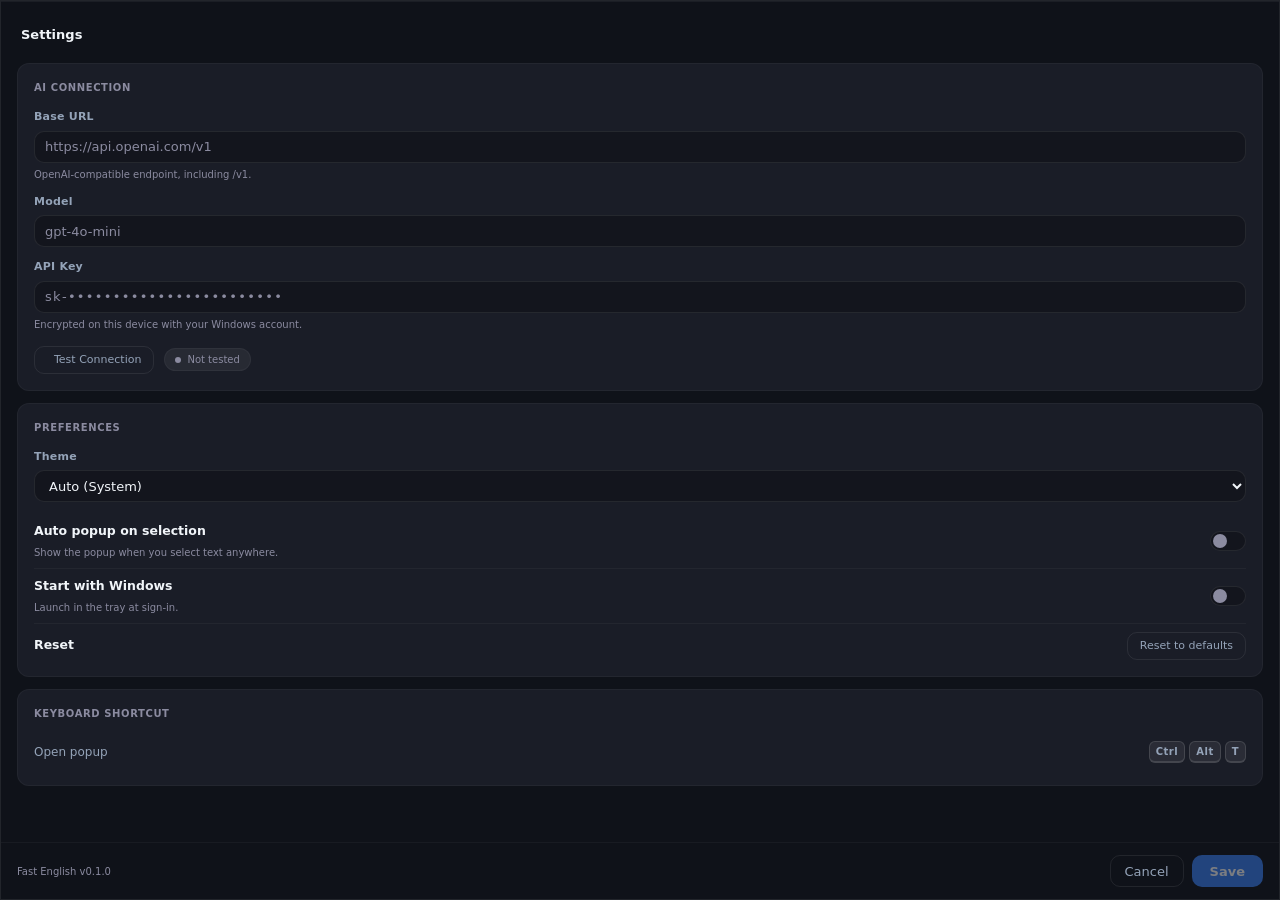
<file: assets/popup/settings.html>
<!DOCTYPE html>
<html lang="en" data-theme="auto">
<head>
  <meta charset="UTF-8">
  <meta name="viewport" content="width=device-width, initial-scale=1.0">
  <title>Fast English — Settings</title>
  <link rel="stylesheet" href="tokens.css">
  <link rel="stylesheet" href="base.css">
  <link rel="stylesheet" href="components.css">
  <link rel="stylesheet" href="settings.css">
</head>
<body>

<div id="settings-root">
  <div class="settings-container">

    <!-- Header -->
    <div class="settings-header">
      <span class="settings-title">Settings</span>
      <span class="dirty-dot" id="dirty-indicator" title="Unsaved changes"></span>
      <span class="settings-header__spacer"></span>
      <button class="btn btn--icon" id="settings-close" aria-label="Close">
        <span data-icon-name="close" data-icon-size="14" data-icon-stroke="2.5"></span>
      </button>
    </div>

    <!-- Scrollable Body -->
    <div class="settings-body">

      <!-- AI Connection -->
      <div class="settings-section">
        <div class="section-title">AI Connection</div>

        <div class="field">
          <label class="field-label" for="input-base-url">Base URL</label>
          <input
            class="field-input"
            id="input-base-url"
            type="url"
            placeholder="https://api.openai.com/v1"
            autocomplete="off"
            spellcheck="false"
          />
          <div class="field-help">OpenAI-compatible endpoint, including /v1.</div>
        </div>

        <div class="field">
          <label class="field-label" for="input-model">Model</label>
          <input
            class="field-input"
            id="input-model"
            type="text"
            placeholder="gpt-4o-mini"
            autocomplete="off"
            spellcheck="false"
          />
        </div>

        <div class="field">
          <label class="field-label" for="input-api-key">API Key</label>
          <input
            class="field-input"
            id="input-api-key"
            type="password"
            placeholder="sk-&#x2022;&#x2022;&#x2022;&#x2022;&#x2022;&#x2022;&#x2022;&#x2022;&#x2022;&#x2022;&#x2022;&#x2022;&#x2022;&#x2022;&#x2022;&#x2022;&#x2022;&#x2022;&#x2022;&#x2022;&#x2022;&#x2022;&#x2022;&#x2022;"
            autocomplete="new-password"
            spellcheck="false"
          />
          <div class="field-help">Encrypted on this device with your Windows account.</div>
        </div>

        <div class="test-row">
          <button class="btn btn--ghost btn--sm" id="btn-test-connection">
            <span data-icon-name="plug" data-icon-size="13"></span>Test Connection
          </button>
          <div class="status-badge status-badge--idle" id="test-status-badge" role="status" aria-live="polite">
            <div class="status-dot status-dot--sm"></div>
            <span id="test-status-text">Not tested</span>
          </div>
        </div>
      </div>

      <!-- Preferences -->
      <div class="settings-section">
        <div class="section-title">Preferences</div>

        <div class="field">
          <label class="field-label" for="input-theme">Theme</label>
          <select class="field-input" id="input-theme" aria-label="Theme preference">
            <option value="auto">Auto (System)</option>
            <option value="dark">Dark</option>
            <option value="light">Light</option>
          </select>
        </div>

        <div class="preference-row">
          <div class="preference-label">
            <span class="preference-name">Auto popup on selection</span>
            <span class="preference-hint">Show the popup when you select text anywhere.</span>
          </div>
          <label class="toggle-switch">
            <input type="checkbox" id="toggle-auto-popup">
            <span class="toggle-slider"></span>
          </label>
        </div>

        <div class="preference-row">
          <div class="preference-label">
            <span class="preference-name">Start with Windows</span>
            <span class="preference-hint">Launch in the tray at sign-in.</span>
          </div>
          <label class="toggle-switch">
            <input type="checkbox" id="toggle-auto-start">
            <span class="toggle-slider"></span>
          </label>
        </div>

        <div class="preference-row">
          <span class="preference-name">Reset</span>
          <span id="reset-area"></span>
        </div>
      </div>

      <!-- Hotkey -->
      <div class="settings-section">
        <div class="section-title">Keyboard Shortcut</div>
        <div class="hotkey-row">
          <span class="hotkey-label">Open popup</span>
          <div class="hotkey-keys">
            <span class="kbd">Ctrl</span>
            <span class="kbd">Alt</span>
            <span class="kbd">T</span>
          </div>
        </div>
      </div>

    </div><!-- /.settings-body -->

    <div class="settings-footer">
      <span class="settings-version" id="version-label">Fast English v0.1.0</span>
      <span class="save-feedback" id="save-feedback" aria-live="polite"></span>
      <span class="settings-footer__spacer"></span>
      <button class="btn btn--ghost" id="btn-cancel-settings">Cancel</button>
      <button class="btn btn--primary" id="btn-save" disabled>Save</button>
    </div>

  </div><!-- /.settings-container -->
</div><!-- /#settings-root -->

<script src="settings.js"></script>
</body>
</html>
</file>
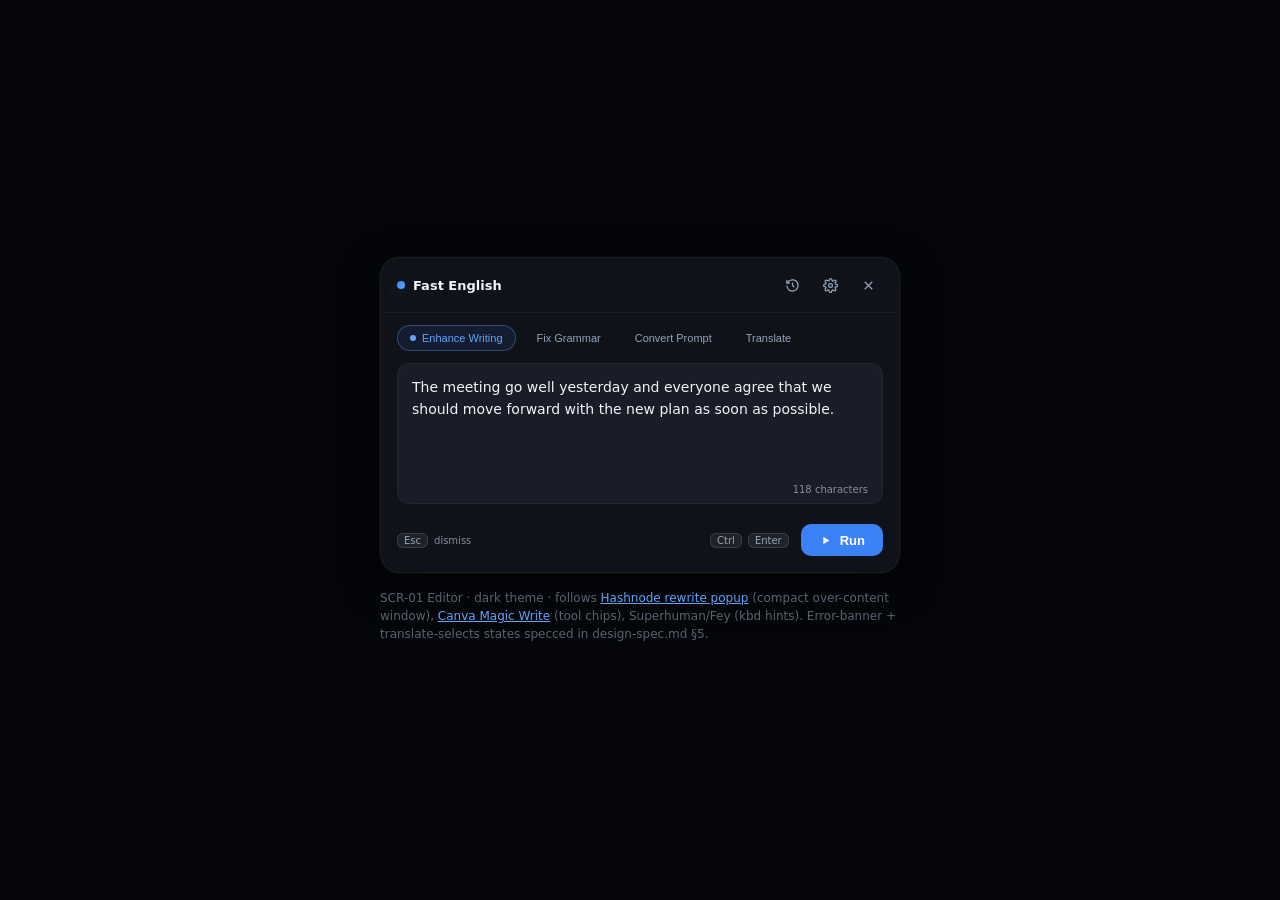
<file: docs/design/ui-restyle/mockups/scr-01-editor.html>
<!doctype html>
<html lang="en">
<head>
<meta charset="utf-8">
<meta name="viewport" content="width=device-width, initial-scale=1">
<meta name="color-scheme" content="dark">
<meta name="theme-color" content="#05060a">
<title>SCR-01 Editor — ui-restyle mockup</title>
<link rel="stylesheet" href="../tokens.css">
<style>
  /* Mockup-only scaffolding. Follows: Hashnode rewrite popup (layout shape),
     Canva Magic Write (tool chips), Superhuman/Fey (kbd chips). */
  * { box-sizing: border-box; margin: 0; }
  body {
    background: #05060a; min-height: 100vh; display: grid; place-items: center;
    font-family: var(--font-family); padding: 40px;
  }
  .popup {
    width: 520px; background: var(--color-surface-base);
    border-radius: 20px; box-shadow: var(--shadow-popup);
    border: 1px solid var(--color-border-subtle);
    overflow: hidden; color: var(--color-text-primary);
  }
  /* Header — drag region */
  .hdr {
    display: flex; align-items: center; gap: var(--spacing-sm);
    padding: var(--spacing-md) var(--spacing-lg);
    border-bottom: 1px solid var(--color-border-subtle);
  }
  .hdr .brand { display: flex; align-items: center; gap: 8px; font-size: var(--font-size-base); font-weight: var(--font-weight-semibold); }
  .brand-dot { width: 8px; height: 8px; border-radius: 50%; background: var(--color-primary-gradient); box-shadow: var(--shadow-glow); }
  .hdr .spacer { flex: 1; }
  .icon-btn {
    width: 30px; height: 30px; display: grid; place-items: center;
    background: transparent; border: none; border-radius: var(--radius-sm);
    color: var(--color-text-secondary); cursor: pointer;
    transition: background var(--transition-fast), color var(--transition-fast);
  }
  .icon-btn:hover { background: var(--color-surface-hover); color: var(--color-text-primary); }
  .icon-btn:focus-visible { outline: none; box-shadow: var(--focus-ring); }
  .icon-btn svg { width: 15px; height: 15px; }

  /* Tool pills */
  .tools { display: flex; gap: var(--spacing-sm); padding: var(--spacing-md) var(--spacing-lg) 0; }
  .pill {
    display: inline-flex; align-items: center; gap: 6px;
    padding: 6px 12px; border-radius: var(--radius-full);
    font-size: var(--font-size-sm); font-weight: var(--font-weight-medium);
    background: transparent; border: 1px solid transparent;
    color: var(--color-text-secondary); cursor: pointer;
    transition: background var(--transition-fast), color var(--transition-fast), border-color var(--transition-fast), box-shadow var(--transition-fast);
  }
  .pill:hover { background: var(--color-surface-hover); color: var(--color-text-primary); }
  .pill:focus-visible { outline: none; box-shadow: var(--focus-ring); }
  .pill.sel-blue   { background: var(--color-tool-blue-bg);   color: var(--color-tool-blue-fg);   border-color: rgba(96,165,250,.35); }
  .pill .dot { width: 6px; height: 6px; border-radius: 50%; background: currentColor; }

  /* Editor card */
  .card {
    margin: var(--spacing-md) var(--spacing-lg);
    background: var(--color-surface-card); border: 1px solid var(--color-border-subtle);
    border-radius: var(--radius-lg);
  }
  textarea {
    width: 100%; min-height: 120px; resize: none; display: block;
    background: transparent; border: none; outline: none;
    padding: var(--spacing-md) 14px;
    color: var(--color-text-primary); font-family: var(--font-family);
    font-size: var(--font-size-md); line-height: var(--line-height-relaxed);
  }
  textarea::placeholder { color: var(--color-text-muted); }
  .card:focus-within { border-color: var(--color-border-focus); }
  .card-meta {
    display: flex; justify-content: flex-end;
    padding: 0 14px 8px; font-size: var(--font-size-xs); color: var(--color-text-muted);
  }

  /* Footer */
  .ftr {
    display: flex; align-items: center; gap: var(--spacing-md);
    padding: var(--spacing-sm) var(--spacing-lg) var(--spacing-lg);
  }
  .hint { display: inline-flex; align-items: center; gap: 6px; font-size: var(--font-size-xs); color: var(--color-text-muted); }
  kbd {
    font-family: var(--font-family); font-size: var(--font-size-xs);
    background: var(--color-kbd-bg); border: 1px solid var(--color-kbd-border);
    color: var(--color-kbd-fg); border-radius: var(--radius-sm); padding: 1px 6px;
  }
  .ftr .spacer { flex: 1; }
  .btn-primary {
    display: inline-flex; align-items: center; gap: 8px;
    min-height: 32px; padding: 0 18px;
    background: var(--color-primary-default); color: var(--color-text-on-primary);
    border: none; border-radius: var(--radius-md);
    font-size: var(--font-size-base); font-weight: var(--font-weight-semibold);
    cursor: pointer; transition: background var(--transition-fast), box-shadow var(--transition-fast);
  }
  .btn-primary:hover { background: var(--color-primary-hover); box-shadow: var(--shadow-glow); }
  .btn-primary:active { background: var(--color-primary-active); }
  .btn-primary:focus-visible { outline: none; box-shadow: var(--focus-ring); }
  .btn-primary svg { width: 13px; height: 13px; }

  .caption { max-width: 520px; margin-top: 16px; font-size: 12px; color: #5b6270; line-height: 1.5; }
  .caption a { color: #60A5FA; }
</style>
</head>
<body>
<div>
  <div class="popup" role="dialog" aria-label="Fast English">
    <div class="hdr">
      <span class="brand"><span class="brand-dot"></span>Fast English</span>
      <span class="spacer"></span>
      <button class="icon-btn" aria-label="History"><svg aria-hidden="true" viewBox="0 0 24 24" fill="none" stroke="currentColor" stroke-width="2"><path d="M3 12a9 9 0 1 0 3-6.7L3 8"/><path d="M3 3v5h5"/><path d="M12 7v5l3 3"/></svg></button>
      <button class="icon-btn" aria-label="Settings"><svg aria-hidden="true" viewBox="0 0 24 24" fill="none" stroke="currentColor" stroke-width="2"><circle cx="12" cy="12" r="3"/><path d="M19.4 15a1.7 1.7 0 0 0 .3 1.9l.1.1a2 2 0 1 1-2.8 2.8l-.1-.1a1.7 1.7 0 0 0-1.9-.3 1.7 1.7 0 0 0-1 1.5V21a2 2 0 1 1-4 0v-.2a1.7 1.7 0 0 0-1-1.5 1.7 1.7 0 0 0-1.9.3l-.1.1a2 2 0 1 1-2.8-2.8l.1-.1a1.7 1.7 0 0 0 .3-1.9 1.7 1.7 0 0 0-1.5-1H3a2 2 0 1 1 0-4h.2a1.7 1.7 0 0 0 1.5-1 1.7 1.7 0 0 0-.3-1.9l-.1-.1a2 2 0 1 1 2.8-2.8l.1.1a1.7 1.7 0 0 0 1.9.3h.1a1.7 1.7 0 0 0 1-1.5V3a2 2 0 1 1 4 0v.2a1.7 1.7 0 0 0 1 1.5h.1a1.7 1.7 0 0 0 1.9-.3l.1-.1a2 2 0 1 1 2.8 2.8l-.1.1a1.7 1.7 0 0 0-.3 1.9v.1a1.7 1.7 0 0 0 1.5 1h.2a2 2 0 1 1 0 4h-.2a1.7 1.7 0 0 0-1.5 1z"/></svg></button>
      <button class="icon-btn" aria-label="Close"><svg aria-hidden="true" viewBox="0 0 24 24" fill="none" stroke="currentColor" stroke-width="2"><path d="M18 6 6 18M6 6l12 12"/></svg></button>
    </div>

    <div class="tools" role="tablist" aria-label="Writing tools">
      <button class="pill sel-blue" role="tab" aria-selected="true"><span class="dot"></span>Enhance Writing</button>
      <button class="pill" role="tab" aria-selected="false">Fix Grammar</button>
      <button class="pill" role="tab" aria-selected="false">Convert Prompt</button>
      <button class="pill" role="tab" aria-selected="false">Translate</button>
    </div>

    <div class="card">
      <textarea aria-label="Source text">The meeting go well yesterday and everyone agree that we should move forward with the new plan as soon as possible.</textarea>
      <div class="card-meta">118 characters</div>
    </div>

    <div class="ftr">
      <span class="hint"><kbd>Esc</kbd> dismiss</span>
      <span class="spacer"></span>
      <span class="hint"><kbd>Ctrl</kbd><kbd>Enter</kbd></span>
      <button class="btn-primary"><svg aria-hidden="true" viewBox="0 0 24 24" fill="currentColor"><path d="M8 5v14l11-7z"/></svg>Run</button>
    </div>
  </div>

  <p class="caption">SCR-01 Editor · dark theme · follows
    <a href="https://mobbin.com/screens/092a8062-a1d1-47e9-beee-49031a9832d5">Hashnode rewrite popup</a> (compact over-content window),
    <a href="https://mobbin.com/screens/a7faf3e1-c2fc-4eec-b9ee-c2d975375b6c">Canva Magic Write</a> (tool chips),
    Superhuman/Fey (kbd hints). Error-banner + translate-selects states specced in design-spec.md §5.
  </p>
</div>
</body>
</html>
</file>
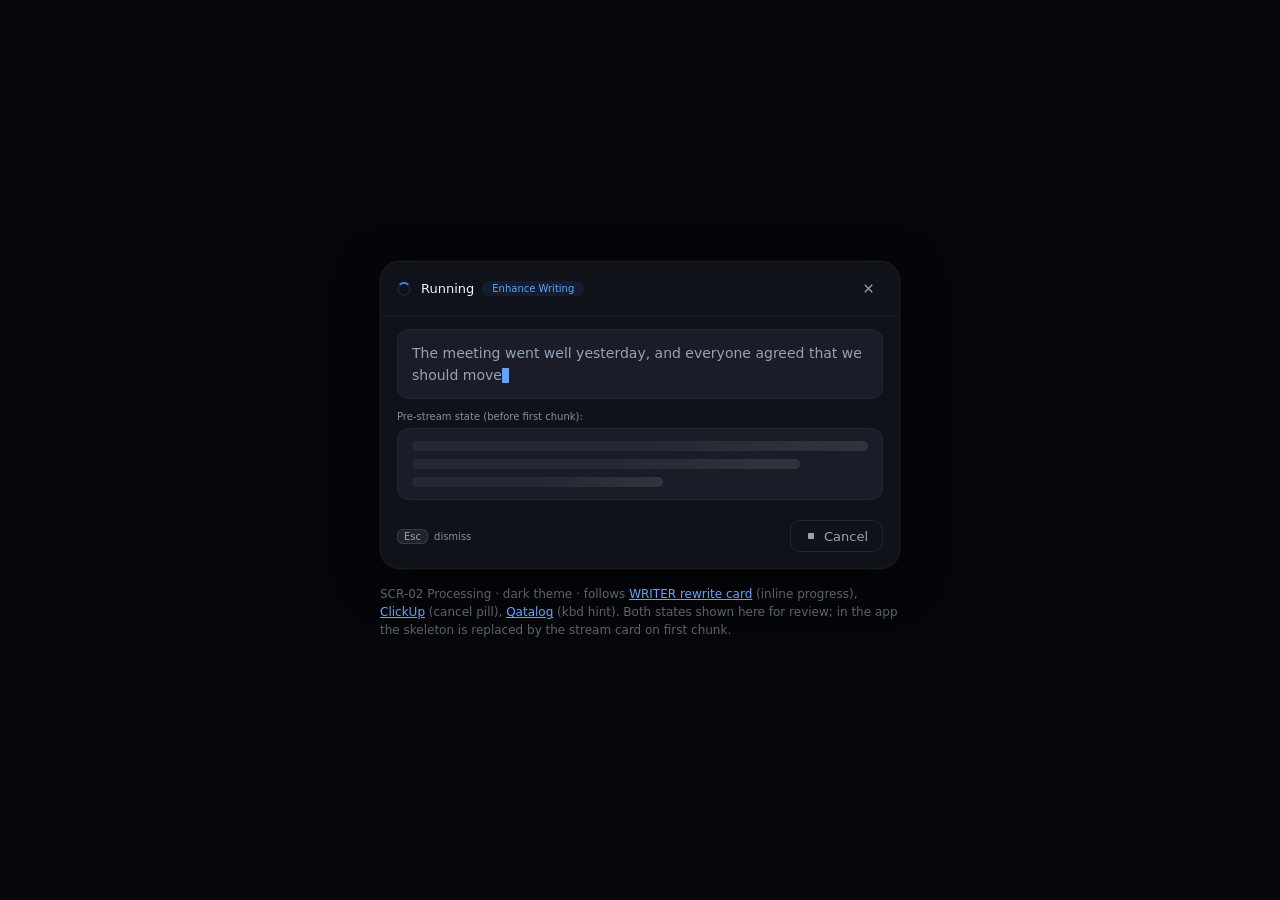
<file: docs/design/ui-restyle/mockups/scr-02-processing.html>
<!doctype html>
<html lang="en">
<head>
<meta charset="utf-8">
<meta name="viewport" content="width=device-width, initial-scale=1">
<meta name="color-scheme" content="dark">
<meta name="theme-color" content="#05060a">
<title>SCR-02 Processing — ui-restyle mockup</title>
<link rel="stylesheet" href="../tokens.css">
<style>
  /* Follows: WRITER rewrite card (inline progress), ClickUp (cancel pill),
     Qatalog (status + kbd hint). Skeleton shimmer = pre-stream state. */
  * { box-sizing: border-box; margin: 0; }
  body { background: #05060a; min-height: 100vh; display: grid; place-items: center; font-family: var(--font-family); padding: 40px; }
  .popup {
    width: 520px; background: var(--color-surface-base); border-radius: 20px;
    box-shadow: var(--shadow-popup); border: 1px solid var(--color-border-subtle);
    overflow: hidden; color: var(--color-text-primary);
  }
  .hdr { display: flex; align-items: center; gap: var(--spacing-sm); padding: var(--spacing-md) var(--spacing-lg); border-bottom: 1px solid var(--color-border-subtle); }
  .status { display: inline-flex; align-items: center; gap: 10px; font-size: var(--font-size-base); font-weight: var(--font-weight-medium); }
  .spinner {
    width: 14px; height: 14px; border-radius: 50%;
    border: 2px solid var(--color-primary-surface); border-top-color: var(--color-primary-default);
    animation: spin 800ms linear infinite;
  }
  @keyframes spin { to { transform: rotate(360deg); } }
  @media (prefers-reduced-motion: reduce) { .spinner { animation: none; } }
  .tool-tag { font-size: var(--font-size-xs); font-weight: var(--font-weight-medium); color: var(--color-tool-blue-fg); background: var(--color-tool-blue-bg); padding: 2px 10px; border-radius: var(--radius-full); }
  .hdr .spacer { flex: 1; }
  .icon-btn { width: 30px; height: 30px; display: grid; place-items: center; background: transparent; border: none; border-radius: var(--radius-sm); color: var(--color-text-secondary); cursor: pointer; }
  .icon-btn:hover { background: var(--color-surface-hover); color: var(--color-text-primary); }
  .icon-btn:focus-visible { outline: none; box-shadow: var(--focus-ring); }
  .icon-btn svg { width: 15px; height: 15px; }

  /* Live stream region */
  .stream {
    margin: var(--spacing-md) var(--spacing-lg);
    background: var(--color-surface-card); border: 1px solid var(--color-border-subtle);
    border-radius: var(--radius-lg); padding: var(--spacing-md) 14px;
    font-size: var(--font-size-md); line-height: var(--line-height-relaxed);
    color: var(--color-text-secondary);
  }
  .caret { display: inline-block; width: 7px; height: 15px; vertical-align: text-bottom; background: var(--color-primary-hover); border-radius: 1px; animation: blink 1s steps(1) infinite; }
  @keyframes blink { 50% { opacity: 0; } }
  @media (prefers-reduced-motion: reduce) { .caret { animation: none; } }

  /* Pre-stream skeleton (state shown below the live card for reference) */
  .skel-label { margin: 0 var(--spacing-lg); font-size: var(--font-size-xs); color: var(--color-text-muted); }
  .skel { margin: 6px var(--spacing-lg) var(--spacing-md); background: var(--color-surface-card); border: 1px solid var(--color-border-subtle); border-radius: var(--radius-lg); padding: var(--spacing-md) 14px; }
  .bar { height: 10px; border-radius: var(--radius-full); background: linear-gradient(90deg, var(--color-skeleton-base) 25%, var(--color-skeleton-sheen) 50%, var(--color-skeleton-base) 75%); background-size: 200% 100%; animation: shimmer 1.4s ease infinite; margin-bottom: 8px; }
  .bar:nth-child(2) { width: 85%; } .bar:nth-child(3) { width: 55%; margin-bottom: 0; }
  @keyframes shimmer { to { background-position: -200% 0; } }
  @media (prefers-reduced-motion: reduce) { .bar { animation: none; } }

  .ftr { display: flex; align-items: center; padding: var(--spacing-sm) var(--spacing-lg) var(--spacing-lg); }
  .hint { display: inline-flex; align-items: center; gap: 6px; font-size: var(--font-size-xs); color: var(--color-text-muted); }
  kbd { font-family: var(--font-family); font-size: var(--font-size-xs); background: var(--color-kbd-bg); border: 1px solid var(--color-kbd-border); color: var(--color-kbd-fg); border-radius: var(--radius-sm); padding: 1px 6px; }
  .ftr .spacer { flex: 1; }
  .btn-ghost {
    display: inline-flex; align-items: center; gap: 7px; min-height: 32px; padding: 0 14px;
    background: transparent; border: 1px solid var(--color-border-default); border-radius: var(--radius-md);
    color: var(--color-text-secondary); font-size: var(--font-size-base); font-family: var(--font-family);
    font-weight: var(--font-weight-medium); cursor: pointer; transition: background var(--transition-fast), color var(--transition-fast), border-color var(--transition-fast), box-shadow var(--transition-fast);
  }
  .btn-ghost:hover { background: var(--color-surface-hover); color: var(--color-text-primary); }
  .btn-ghost:focus-visible { outline: none; box-shadow: var(--focus-ring); }
  .btn-ghost svg { width: 12px; height: 12px; }

  .caption { max-width: 520px; margin-top: 16px; font-size: 12px; color: #5b6270; line-height: 1.5; }
  .caption a { color: #60A5FA; }
</style>
</head>
<body>
<div>
  <div class="popup" role="dialog" aria-label="Fast English processing">
    <div class="hdr">
      <span class="status"><span class="spinner" aria-hidden="true"></span>Running</span>
      <span class="tool-tag">Enhance Writing</span>
      <span class="spacer"></span>
      <button class="icon-btn" aria-label="Close"><svg aria-hidden="true" viewBox="0 0 24 24" fill="none" stroke="currentColor" stroke-width="2"><path d="M18 6 6 18M6 6l12 12"/></svg></button>
    </div>

    <div class="stream" aria-live="polite">
      The meeting went well yesterday, and everyone agreed that we should move<span class="caret" aria-hidden="true"></span>
    </div>

    <p class="skel-label">Pre-stream state (before first chunk):</p>
    <div class="skel" aria-hidden="true"><div class="bar"></div><div class="bar"></div><div class="bar"></div></div>

    <div class="ftr">
      <span class="hint"><kbd>Esc</kbd> dismiss</span>
      <span class="spacer"></span>
      <button class="btn-ghost"><svg aria-hidden="true" viewBox="0 0 24 24" fill="currentColor"><rect x="6" y="6" width="12" height="12" rx="2"/></svg>Cancel</button>
    </div>
  </div>

  <p class="caption">SCR-02 Processing · dark theme · follows
    <a href="https://mobbin.com/screens/65eaa501-c59e-47e8-8feb-82715829ec9e">WRITER rewrite card</a> (inline progress),
    <a href="https://mobbin.com/screens/3bff7165-d87a-4f59-b08e-530da331b68e">ClickUp</a> (cancel pill),
    <a href="https://mobbin.com/screens/f53931fd-7ada-492d-877d-118a5de477a9">Qatalog</a> (kbd hint).
    Both states shown here for review; in the app the skeleton is replaced by the stream card on first chunk.
  </p>
</div>
</body>
</html>
</file>
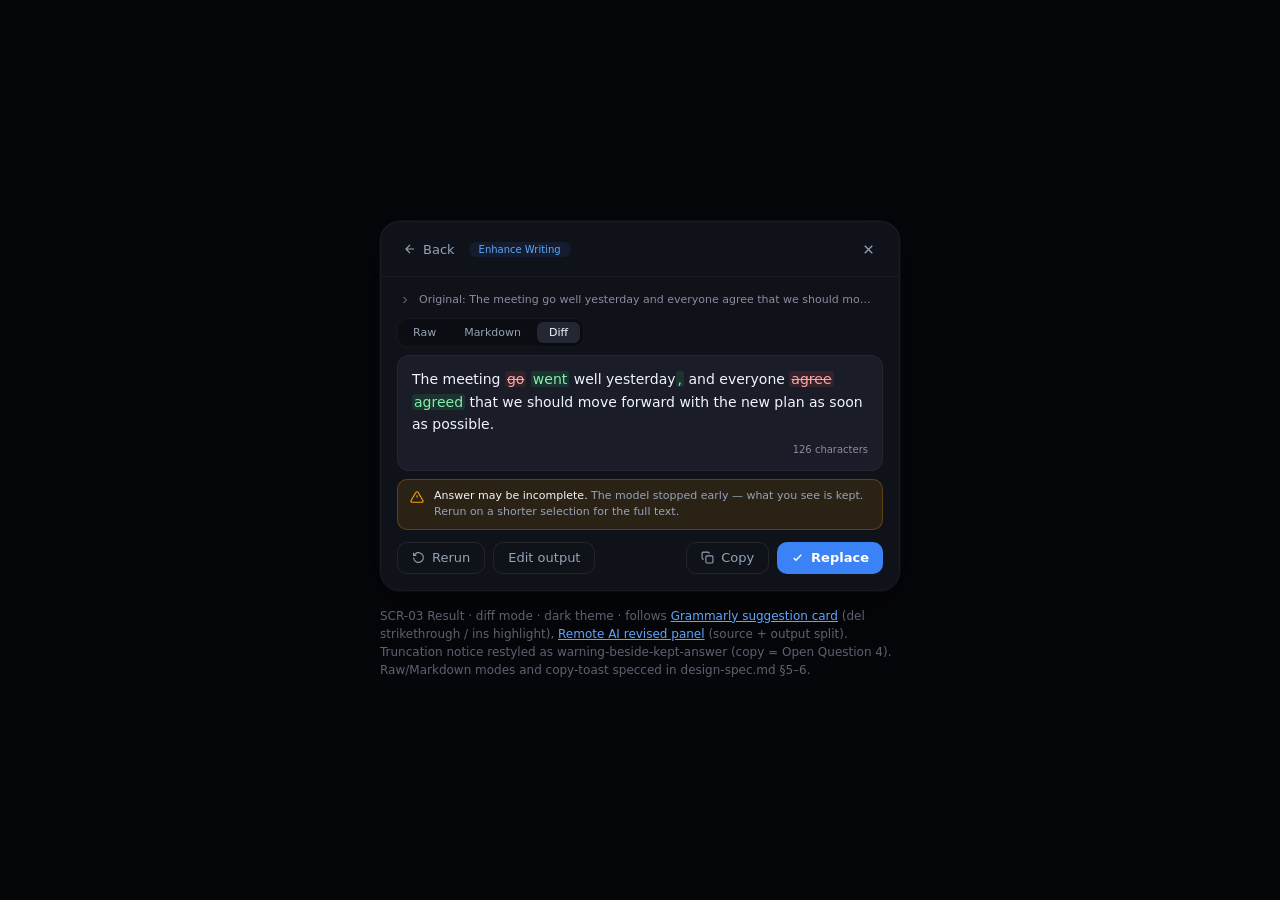
<file: docs/design/ui-restyle/mockups/scr-03-result-diff.html>
<!doctype html>
<html lang="en">
<head>
<meta charset="utf-8">
<meta name="viewport" content="width=device-width, initial-scale=1">
<meta name="color-scheme" content="dark">
<meta name="theme-color" content="#05060a">
<title>SCR-03 Result (diff mode) — ui-restyle mockup</title>
<link rel="stylesheet" href="../tokens.css">
<style>
  /* Mockup-only scaffolding. Follows: Grammarly suggestion card (diff styling),
     Remote AI revised panel (source + output split), Qatalog (kbd hints). */
  * { box-sizing: border-box; margin: 0; }
  body {
    background: #05060a; min-height: 100vh; display: grid; place-items: center;
    font-family: var(--font-family); padding: 40px;
  }
  .popup {
    width: 520px; background: var(--color-surface-base);
    border-radius: 20px; box-shadow: var(--shadow-popup);
    border: 1px solid var(--color-border-subtle);
    overflow: hidden; color: var(--color-text-primary);
  }
  .hdr {
    display: flex; align-items: center; gap: var(--spacing-sm);
    padding: var(--spacing-md) var(--spacing-lg);
    border-bottom: 1px solid var(--color-border-subtle);
  }
  .back {
    display: inline-flex; align-items: center; gap: 6px;
    background: none; border: none; cursor: pointer;
    color: var(--color-text-secondary); font-size: var(--font-size-base);
    font-family: var(--font-family); padding: 4px 6px; border-radius: var(--radius-sm);
    transition: color var(--transition-fast), background var(--transition-fast);
  }
  .back:hover { color: var(--color-text-primary); background: var(--color-surface-hover); }
  .back:focus-visible { outline: none; box-shadow: var(--focus-ring); }
  .back svg { width: 14px; height: 14px; }
  .tool-tag {
    font-size: var(--font-size-xs); font-weight: var(--font-weight-medium);
    color: var(--color-tool-blue-fg); background: var(--color-tool-blue-bg);
    padding: 2px 10px; border-radius: var(--radius-full);
  }
  .hdr .spacer { flex: 1; }
  .icon-btn {
    width: 30px; height: 30px; display: grid; place-items: center;
    background: transparent; border: none; border-radius: var(--radius-sm);
    color: var(--color-text-secondary); cursor: pointer;
  }
  .icon-btn:hover { background: var(--color-surface-hover); color: var(--color-text-primary); }
  .icon-btn:focus-visible { outline: none; box-shadow: var(--focus-ring); }
  .icon-btn svg { width: 15px; height: 15px; }

  /* Collapsed source snippet */
  .src {
    margin: var(--spacing-md) var(--spacing-lg) 0;
    display: flex; align-items: center; gap: 8px; width: calc(100% - 40px);
    background: transparent; border: none; cursor: pointer; text-align: left;
    color: var(--color-text-muted); font-size: var(--font-size-sm); font-family: var(--font-family);
    padding: 4px 2px; border-radius: var(--radius-sm);
  }
  .src:hover { color: var(--color-text-secondary); }
  .src:focus-visible { outline: none; box-shadow: var(--focus-ring); }
  .src svg { width: 12px; height: 12px; flex: none; }
  .src .txt { overflow: hidden; text-overflow: ellipsis; white-space: nowrap; min-width: 0; }

  /* Mode toggles — segmented */
  .modes {
    display: flex; gap: 4px; margin: var(--spacing-sm) var(--spacing-lg) 0;
    background: var(--color-surface-input); border: 1px solid var(--color-border-subtle);
    border-radius: var(--radius-md); padding: 3px; width: max-content;
  }
  .mode {
    border: none; background: transparent; cursor: pointer;
    padding: 4px 12px; border-radius: var(--radius-sm);
    font-size: var(--font-size-sm); font-family: var(--font-family);
    color: var(--color-text-secondary); transition: background var(--transition-fast), color var(--transition-fast), border-color var(--transition-fast), box-shadow var(--transition-fast);
  }
  .mode[aria-pressed="true"] {
    background: var(--color-surface-elevated); color: var(--color-text-primary);
    font-weight: var(--font-weight-medium); box-shadow: var(--shadow-sm);
  }
  .mode:focus-visible { outline: none; box-shadow: var(--focus-ring); }

  /* Output card with word diff */
  .out {
    margin: var(--spacing-sm) var(--spacing-lg);
    background: var(--color-surface-card); border: 1px solid var(--color-border-subtle);
    border-radius: var(--radius-lg); padding: var(--spacing-md) 14px;
    font-size: var(--font-size-md); line-height: var(--line-height-relaxed);
  }
  .diff-del {
    background: var(--color-diff-del-bg); color: var(--color-diff-del-fg);
    text-decoration: line-through; border-radius: 3px; padding: 0 2px;
  }
  .diff-ins {
    background: var(--color-diff-ins-bg); color: var(--color-diff-ins-fg);
    border-radius: 3px; padding: 0 2px;
  }
  .out-meta { display: flex; justify-content: flex-end; margin-top: 6px; font-size: var(--font-size-xs); color: var(--color-text-muted); }

  /* Truncation notice — warning beside a KEPT answer, not an error */
  .notice {
    margin: 0 var(--spacing-lg); display: flex; gap: 10px; align-items: flex-start;
    background: var(--color-warning-surface); border: 1px solid rgba(245,158,11,.25);
    border-radius: var(--radius-md); padding: 8px 12px;
    font-size: var(--font-size-sm); color: var(--color-text-secondary); line-height: var(--line-height-base);
  }
  .notice svg { width: 14px; height: 14px; flex: none; margin-top: 2px; color: var(--color-warning); }
  .notice b { color: var(--color-text-primary); font-weight: var(--font-weight-medium); }

  /* Footer actions */
  .ftr { display: flex; align-items: center; gap: var(--spacing-sm); padding: var(--spacing-md) var(--spacing-lg) var(--spacing-lg); }
  .btn {
    display: inline-flex; align-items: center; gap: 7px; min-height: 32px; padding: 0 14px;
    border-radius: var(--radius-md); font-size: var(--font-size-base); font-family: var(--font-family);
    font-weight: var(--font-weight-medium); cursor: pointer;
    transition: background var(--transition-fast), color var(--transition-fast), border-color var(--transition-fast), box-shadow var(--transition-fast);
  }
  .btn svg { width: 13px; height: 13px; }
  .btn:focus-visible { outline: none; box-shadow: var(--focus-ring); }
  .btn-ghost { background: transparent; border: 1px solid var(--color-border-default); color: var(--color-text-secondary); }
  .btn-ghost:hover { background: var(--color-surface-hover); color: var(--color-text-primary); }
  .btn-primary { background: var(--color-primary-default); border: none; color: var(--color-text-on-primary); font-weight: var(--font-weight-semibold); }
  .btn-primary:hover { background: var(--color-primary-hover); box-shadow: var(--shadow-glow); }
  .ftr .spacer { flex: 1; }

  .caption { max-width: 520px; margin-top: 16px; font-size: 12px; color: #5b6270; line-height: 1.5; }
  .caption a { color: #60A5FA; }
</style>
</head>
<body>
<div>
  <div class="popup" role="dialog" aria-label="Fast English result">
    <div class="hdr">
      <button class="back"><svg aria-hidden="true" viewBox="0 0 24 24" fill="none" stroke="currentColor" stroke-width="2"><path d="M19 12H5m7-7-7 7 7 7"/></svg>Back</button>
      <span class="tool-tag">Enhance Writing</span>
      <span class="spacer"></span>
      <button class="icon-btn" aria-label="Close"><svg aria-hidden="true" viewBox="0 0 24 24" fill="none" stroke="currentColor" stroke-width="2"><path d="M18 6 6 18M6 6l12 12"/></svg></button>
    </div>

    <button class="src" aria-expanded="false">
      <svg aria-hidden="true" viewBox="0 0 24 24" fill="none" stroke="currentColor" stroke-width="2"><path d="m9 18 6-6-6-6"/></svg>
      <span class="txt">Original: The meeting go well yesterday and everyone agree that we should move forward…</span>
    </button>

    <div class="modes" role="group" aria-label="Output view mode">
      <button class="mode" aria-pressed="false">Raw</button>
      <button class="mode" aria-pressed="false">Markdown</button>
      <button class="mode" aria-pressed="true">Diff</button>
    </div>

    <div class="out" aria-label="Result with changes highlighted">
      The meeting <span class="diff-del">go</span> <span class="diff-ins">went</span> well yesterday<span class="diff-ins">,</span> and everyone <span class="diff-del">agree</span> <span class="diff-ins">agreed</span> that we should move forward with the new plan as soon as possible.
      <div class="out-meta">126 characters</div>
    </div>

    <div class="notice" role="status">
      <svg aria-hidden="true" viewBox="0 0 24 24" fill="none" stroke="currentColor" stroke-width="2"><path d="M12 9v4m0 4h.01M10.3 3.9 1.8 18a2 2 0 0 0 1.7 3h17a2 2 0 0 0 1.7-3L13.7 3.9a2 2 0 0 0-3.4 0z"/></svg>
      <span><b>Answer may be incomplete.</b> The model stopped early — what you see is kept. Rerun on a shorter selection for the full text.</span>
    </div>

    <div class="ftr">
      <button class="btn btn-ghost"><svg aria-hidden="true" viewBox="0 0 24 24" fill="none" stroke="currentColor" stroke-width="2"><path d="M3 12a9 9 0 1 0 3-6.7L3 8"/><path d="M3 3v5h5"/></svg>Rerun</button>
      <button class="btn btn-ghost">Edit output</button>
      <span class="spacer"></span>
      <button class="btn btn-ghost"><svg aria-hidden="true" viewBox="0 0 24 24" fill="none" stroke="currentColor" stroke-width="2"><rect x="9" y="9" width="13" height="13" rx="2"/><path d="M5 15H4a2 2 0 0 1-2-2V4a2 2 0 0 1 2-2h9a2 2 0 0 1 2 2v1"/></svg>Copy</button>
      <button class="btn btn-primary"><svg aria-hidden="true" viewBox="0 0 24 24" fill="none" stroke="currentColor" stroke-width="2.5"><path d="m5 13 4 4L19 7"/></svg>Replace</button>
    </div>
  </div>

  <p class="caption">SCR-03 Result · diff mode · dark theme · follows
    <a href="https://mobbin.com/screens/82d0d01f-8aa2-4fe4-a658-1498c92fb1ae">Grammarly suggestion card</a> (del strikethrough / ins highlight),
    <a href="https://mobbin.com/screens/f6ab68ea-04c0-41e2-905b-636d34db16ec">Remote AI revised panel</a> (source + output split).
    Truncation notice restyled as warning-beside-kept-answer (copy = Open Question 4). Raw/Markdown modes and copy-toast specced in design-spec.md §5–6.
  </p>
</div>
</body>
</html>
</file>
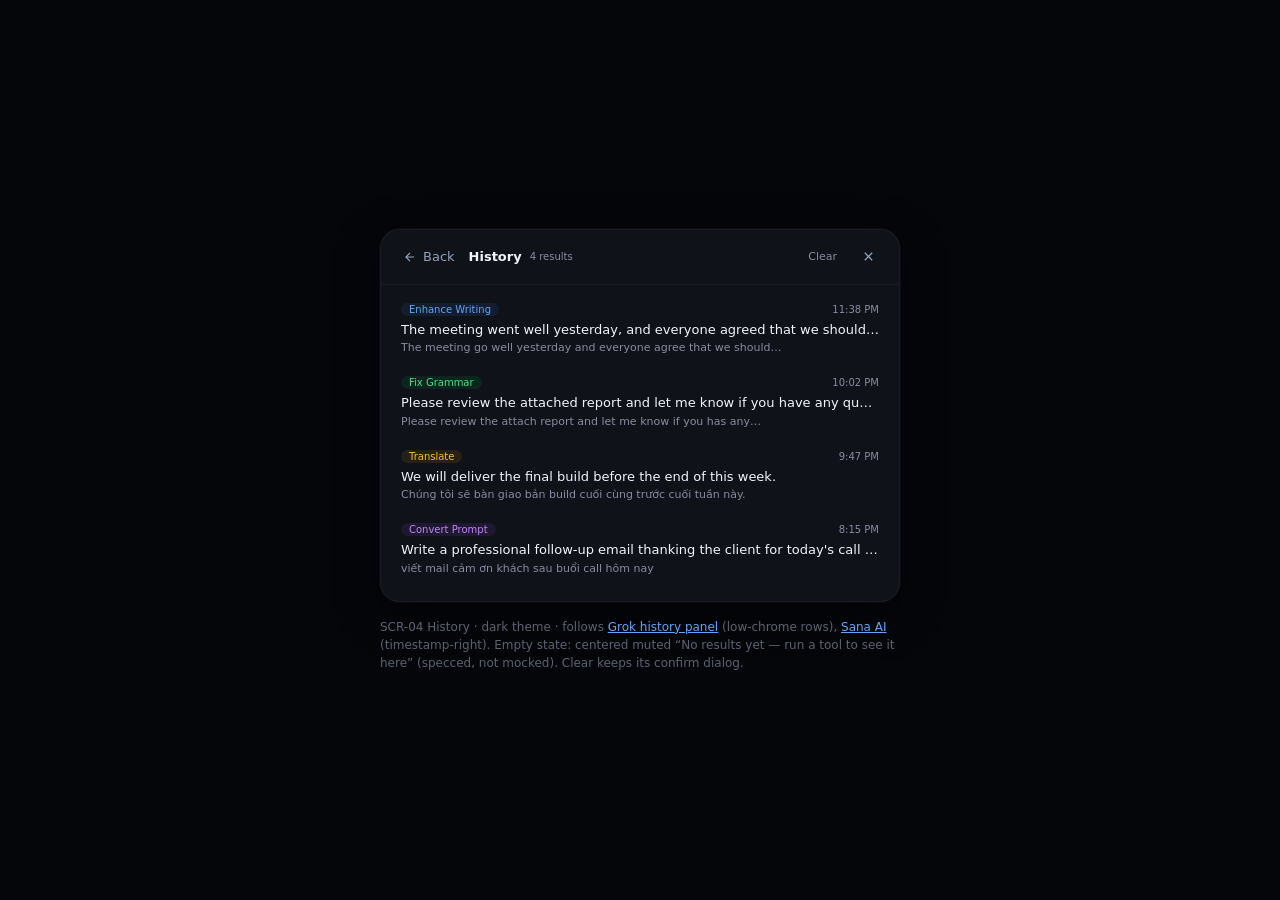
<file: docs/design/ui-restyle/mockups/scr-04-history.html>
<!doctype html>
<html lang="en">
<head>
<meta charset="utf-8">
<meta name="viewport" content="width=device-width, initial-scale=1">
<meta name="color-scheme" content="dark">
<meta name="theme-color" content="#05060a">
<title>SCR-04 History — ui-restyle mockup</title>
<link rel="stylesheet" href="../tokens.css">
<style>
  /* Follows: Grok history panel (low-chrome rows), Sana AI (timestamp placement). */
  * { box-sizing: border-box; margin: 0; }
  body { background: #05060a; min-height: 100vh; display: grid; place-items: center; font-family: var(--font-family); padding: 40px; }
  .popup { width: 520px; background: var(--color-surface-base); border-radius: 20px; box-shadow: var(--shadow-popup); border: 1px solid var(--color-border-subtle); overflow: hidden; color: var(--color-text-primary); }
  .hdr { display: flex; align-items: center; gap: var(--spacing-sm); padding: var(--spacing-md) var(--spacing-lg); border-bottom: 1px solid var(--color-border-subtle); }
  .back { display: inline-flex; align-items: center; gap: 6px; background: none; border: none; cursor: pointer; color: var(--color-text-secondary); font-size: var(--font-size-base); font-family: var(--font-family); padding: 4px 6px; border-radius: var(--radius-sm); transition: background var(--transition-fast), color var(--transition-fast), border-color var(--transition-fast), box-shadow var(--transition-fast); }
  .back:hover { color: var(--color-text-primary); background: var(--color-surface-hover); }
  .back:focus-visible { outline: none; box-shadow: var(--focus-ring); }
  .back svg { width: 14px; height: 14px; }
  .title { font-size: var(--font-size-base); font-weight: var(--font-weight-semibold); }
  .count { font-size: var(--font-size-xs); color: var(--color-text-muted); }
  .hdr .spacer { flex: 1; }
  .txt-btn { background: none; border: none; cursor: pointer; color: var(--color-text-muted); font-size: var(--font-size-sm); font-family: var(--font-family); padding: 4px 8px; border-radius: var(--radius-sm); transition: background var(--transition-fast), color var(--transition-fast), border-color var(--transition-fast), box-shadow var(--transition-fast); }
  .txt-btn:hover { color: var(--color-error); background: var(--color-error-surface); }
  .txt-btn:focus-visible { outline: none; box-shadow: var(--focus-ring); }
  .icon-btn { width: 30px; height: 30px; display: grid; place-items: center; background: transparent; border: none; border-radius: var(--radius-sm); color: var(--color-text-secondary); cursor: pointer; }
  .icon-btn:hover { background: var(--color-surface-hover); color: var(--color-text-primary); }
  .icon-btn:focus-visible { outline: none; box-shadow: var(--focus-ring); }
  .icon-btn svg { width: 15px; height: 15px; }

  .list { padding: var(--spacing-sm) var(--spacing-sm) var(--spacing-lg); display: flex; flex-direction: column; gap: 2px; max-height: 340px; overflow-y: auto; }
  .item {
    display: block; width: 100%; text-align: left; background: transparent; border: none;
    border-radius: var(--radius-md); padding: 10px var(--spacing-md); cursor: pointer;
    font-family: var(--font-family); transition: background var(--transition-fast);
  }
  .item:hover { background: var(--color-surface-hover); }
  .item:focus-visible { outline: none; box-shadow: var(--focus-ring-inset); }
  .item-top { display: flex; align-items: center; gap: 8px; margin-bottom: 4px; }
  .tag { font-size: var(--font-size-xs); font-weight: var(--font-weight-medium); padding: 1px 8px; border-radius: var(--radius-full); }
  .tag-blue   { color: var(--color-tool-blue-fg);   background: var(--color-tool-blue-bg); }
  .tag-green  { color: var(--color-tool-green-fg);  background: var(--color-tool-green-bg); }
  .tag-purple { color: var(--color-tool-purple-fg); background: var(--color-tool-purple-bg); }
  .tag-amber  { color: var(--color-tool-amber-fg);  background: var(--color-tool-amber-bg); }
  .time { margin-left: auto; font-size: var(--font-size-xs); color: var(--color-text-muted); font-variant-numeric: tabular-nums; }
  .out { font-size: var(--font-size-base); color: var(--color-text-primary); line-height: var(--line-height-base); overflow: hidden; text-overflow: ellipsis; white-space: nowrap; }
  .src { font-size: var(--font-size-sm); color: var(--color-text-muted); overflow: hidden; text-overflow: ellipsis; white-space: nowrap; margin-top: 2px; }

  .caption { max-width: 520px; margin-top: 16px; font-size: 12px; color: #5b6270; line-height: 1.5; }
  .caption a { color: #60A5FA; }
</style>
</head>
<body>
<div>
  <div class="popup" role="dialog" aria-label="Fast English history">
    <div class="hdr">
      <button class="back"><svg aria-hidden="true" viewBox="0 0 24 24" fill="none" stroke="currentColor" stroke-width="2"><path d="M19 12H5m7-7-7 7 7 7"/></svg>Back</button>
      <span class="title">History</span>
      <span class="count">4 results</span>
      <span class="spacer"></span>
      <button class="txt-btn">Clear</button>
      <button class="icon-btn" aria-label="Close"><svg aria-hidden="true" viewBox="0 0 24 24" fill="none" stroke="currentColor" stroke-width="2"><path d="M18 6 6 18M6 6l12 12"/></svg></button>
    </div>

    <div class="list" role="list">
      <button class="item" role="listitem">
        <div class="item-top"><span class="tag tag-blue">Enhance Writing</span><span class="time">11:38 PM</span></div>
        <div class="out">The meeting went well yesterday, and everyone agreed that we should move forward…</div>
        <div class="src">The meeting go well yesterday and everyone agree that we should…</div>
      </button>
      <button class="item" role="listitem">
        <div class="item-top"><span class="tag tag-green">Fix Grammar</span><span class="time">10:02 PM</span></div>
        <div class="out">Please review the attached report and let me know if you have any questions.</div>
        <div class="src">Please review the attach report and let me know if you has any…</div>
      </button>
      <button class="item" role="listitem">
        <div class="item-top"><span class="tag tag-amber">Translate</span><span class="time">9:47 PM</span></div>
        <div class="out">We will deliver the final build before the end of this week.</div>
        <div class="src">Chúng tôi sẽ bàn giao bản build cuối cùng trước cuối tuần này.</div>
      </button>
      <button class="item" role="listitem">
        <div class="item-top"><span class="tag tag-purple">Convert Prompt</span><span class="time">8:15 PM</span></div>
        <div class="out">Write a professional follow-up email thanking the client for today's call and…</div>
        <div class="src">viết mail cảm ơn khách sau buổi call hôm nay</div>
      </button>
    </div>
  </div>

  <p class="caption">SCR-04 History · dark theme · follows
    <a href="https://mobbin.com/screens/5bf3fb45-8d30-4608-afda-d17d2ea7969e">Grok history panel</a> (low-chrome rows),
    <a href="https://mobbin.com/screens/7e164f55-0807-4fb9-957e-324eb42cd9ea">Sana AI</a> (timestamp-right).
    Empty state: centered muted “No results yet — run a tool to see it here” (specced, not mocked). Clear keeps its confirm dialog.
  </p>
</div>
</body>
</html>
</file>
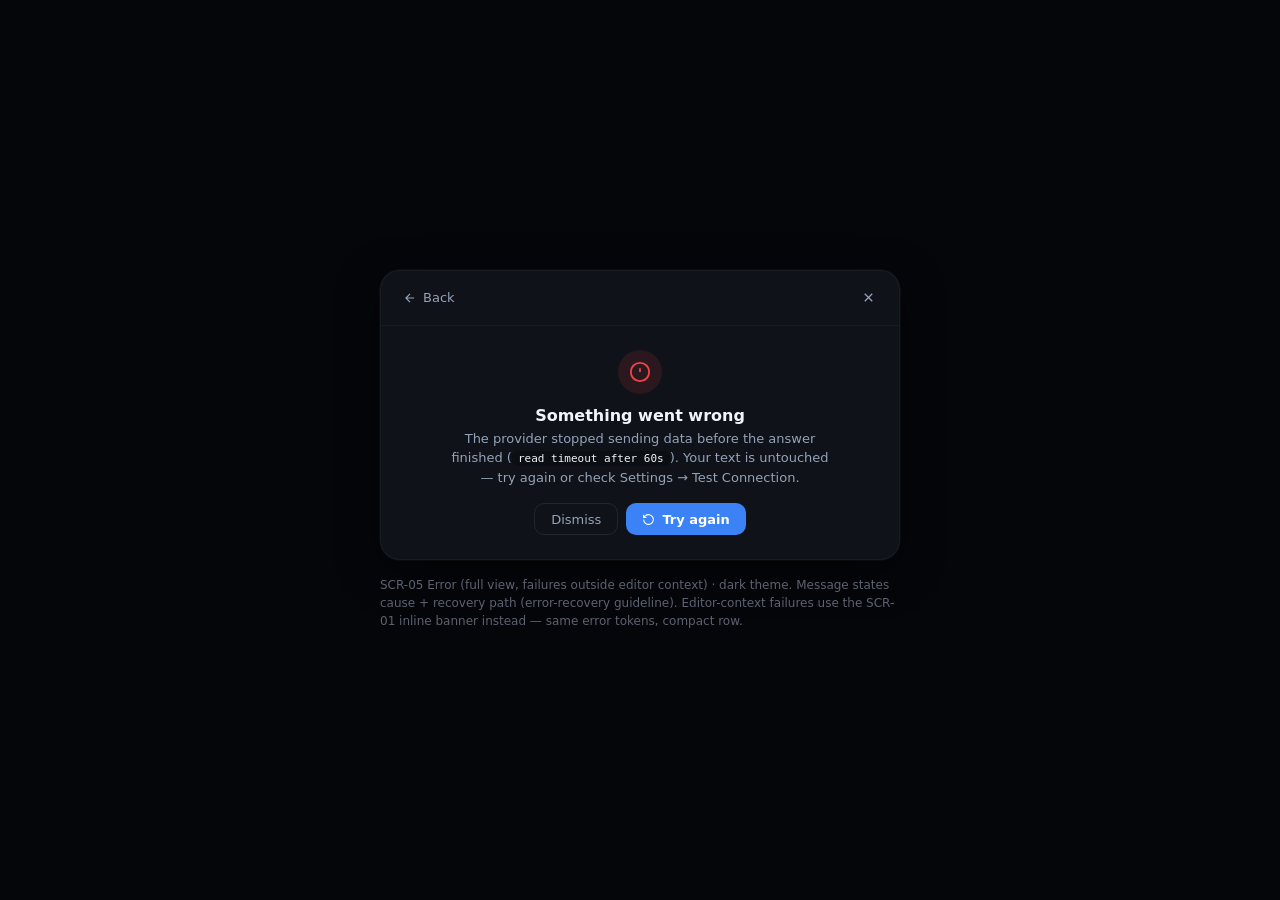
<file: docs/design/ui-restyle/mockups/scr-05-error.html>
<!doctype html>
<html lang="en">
<head>
<meta charset="utf-8">
<meta name="viewport" content="width=device-width, initial-scale=1">
<meta name="color-scheme" content="dark">
<meta name="theme-color" content="#05060a">
<title>SCR-05 Error — ui-restyle mockup</title>
<link rel="stylesheet" href="../tokens.css">
<style>
  /* Error state with recovery path (retry) per error-recovery guideline.
     Icon + text — color never sole carrier. */
  * { box-sizing: border-box; margin: 0; }
  body { background: #05060a; min-height: 100vh; display: grid; place-items: center; font-family: var(--font-family); padding: 40px; }
  .popup { width: 520px; background: var(--color-surface-base); border-radius: 20px; box-shadow: var(--shadow-popup); border: 1px solid var(--color-border-subtle); overflow: hidden; color: var(--color-text-primary); }
  .hdr { display: flex; align-items: center; gap: var(--spacing-sm); padding: var(--spacing-md) var(--spacing-lg); border-bottom: 1px solid var(--color-border-subtle); }
  .back { display: inline-flex; align-items: center; gap: 6px; background: none; border: none; cursor: pointer; color: var(--color-text-secondary); font-size: var(--font-size-base); font-family: var(--font-family); padding: 4px 6px; border-radius: var(--radius-sm); transition: background var(--transition-fast), color var(--transition-fast), border-color var(--transition-fast), box-shadow var(--transition-fast); }
  .back:hover { color: var(--color-text-primary); background: var(--color-surface-hover); }
  .back:focus-visible { outline: none; box-shadow: var(--focus-ring); }
  .back svg { width: 14px; height: 14px; }
  .hdr .spacer { flex: 1; }
  .icon-btn { width: 30px; height: 30px; display: grid; place-items: center; background: transparent; border: none; border-radius: var(--radius-sm); color: var(--color-text-secondary); cursor: pointer; }
  .icon-btn:hover { background: var(--color-surface-hover); color: var(--color-text-primary); }
  .icon-btn:focus-visible { outline: none; box-shadow: var(--focus-ring); }
  .icon-btn svg { width: 15px; height: 15px; }

  .body { padding: var(--spacing-2xl) var(--spacing-2xl) var(--spacing-lg); text-align: center; }
  .glyph {
    width: 44px; height: 44px; margin: 0 auto var(--spacing-md); display: grid; place-items: center;
    border-radius: 50%; background: var(--color-error-surface); color: var(--color-error);
  }
  .glyph svg { width: 22px; height: 22px; }
  h1 { font-size: var(--font-size-lg); font-weight: var(--font-weight-semibold); margin-bottom: var(--spacing-xs); }
  .msg { font-size: var(--font-size-base); color: var(--color-text-secondary); line-height: var(--line-height-base); max-width: 380px; margin: 0 auto; }
  .msg code { font-family: var(--font-mono); font-size: var(--font-size-sm); color: var(--color-text-primary); background: var(--color-surface-input); padding: 1px 6px; border-radius: var(--radius-sm); }

  .ftr { display: flex; align-items: center; justify-content: center; gap: var(--spacing-sm); padding: 0 var(--spacing-lg) var(--spacing-2xl); }
  .btn { display: inline-flex; align-items: center; gap: 7px; min-height: 32px; padding: 0 16px; border-radius: var(--radius-md); font-size: var(--font-size-base); font-family: var(--font-family); font-weight: var(--font-weight-medium); cursor: pointer; transition: background var(--transition-fast), color var(--transition-fast), border-color var(--transition-fast), box-shadow var(--transition-fast); }
  .btn svg { width: 13px; height: 13px; }
  .btn:focus-visible { outline: none; box-shadow: var(--focus-ring); }
  .btn-ghost { background: transparent; border: 1px solid var(--color-border-default); color: var(--color-text-secondary); }
  .btn-ghost:hover { background: var(--color-surface-hover); color: var(--color-text-primary); }
  .btn-primary { background: var(--color-primary-default); border: none; color: var(--color-text-on-primary); font-weight: var(--font-weight-semibold); }
  .btn-primary:hover { background: var(--color-primary-hover); box-shadow: var(--shadow-glow); }

  .caption { max-width: 520px; margin-top: 16px; font-size: 12px; color: #5b6270; line-height: 1.5; }
</style>
</head>
<body>
<div>
  <div class="popup" role="alertdialog" aria-label="Fast English error">
    <div class="hdr">
      <button class="back"><svg aria-hidden="true" viewBox="0 0 24 24" fill="none" stroke="currentColor" stroke-width="2"><path d="M19 12H5m7-7-7 7 7 7"/></svg>Back</button>
      <span class="spacer"></span>
      <button class="icon-btn" aria-label="Close"><svg aria-hidden="true" viewBox="0 0 24 24" fill="none" stroke="currentColor" stroke-width="2"><path d="M18 6 6 18M6 6l12 12"/></svg></button>
    </div>

    <div class="body">
      <div class="glyph" aria-hidden="true"><svg aria-hidden="true" viewBox="0 0 24 24" fill="none" stroke="currentColor" stroke-width="2"><circle cx="12" cy="12" r="10"/><path d="M12 8v4m0 4h.01"/></svg></div>
      <h1>Something went wrong</h1>
      <p class="msg">The provider stopped sending data before the answer finished (<code>read timeout after 60s</code>). Your text is untouched — try again or check Settings → Test Connection.</p>
    </div>

    <div class="ftr">
      <button class="btn btn-ghost">Dismiss</button>
      <button class="btn btn-primary"><svg aria-hidden="true" viewBox="0 0 24 24" fill="none" stroke="currentColor" stroke-width="2"><path d="M3 12a9 9 0 1 0 3-6.7L3 8"/><path d="M3 3v5h5"/></svg>Try again</button>
    </div>
  </div>

  <p class="caption">SCR-05 Error (full view, failures outside editor context) · dark theme.
    Message states cause + recovery path (error-recovery guideline). Editor-context failures use the SCR-01 inline banner instead — same error tokens, compact row.
  </p>
</div>
</body>
</html>
</file>
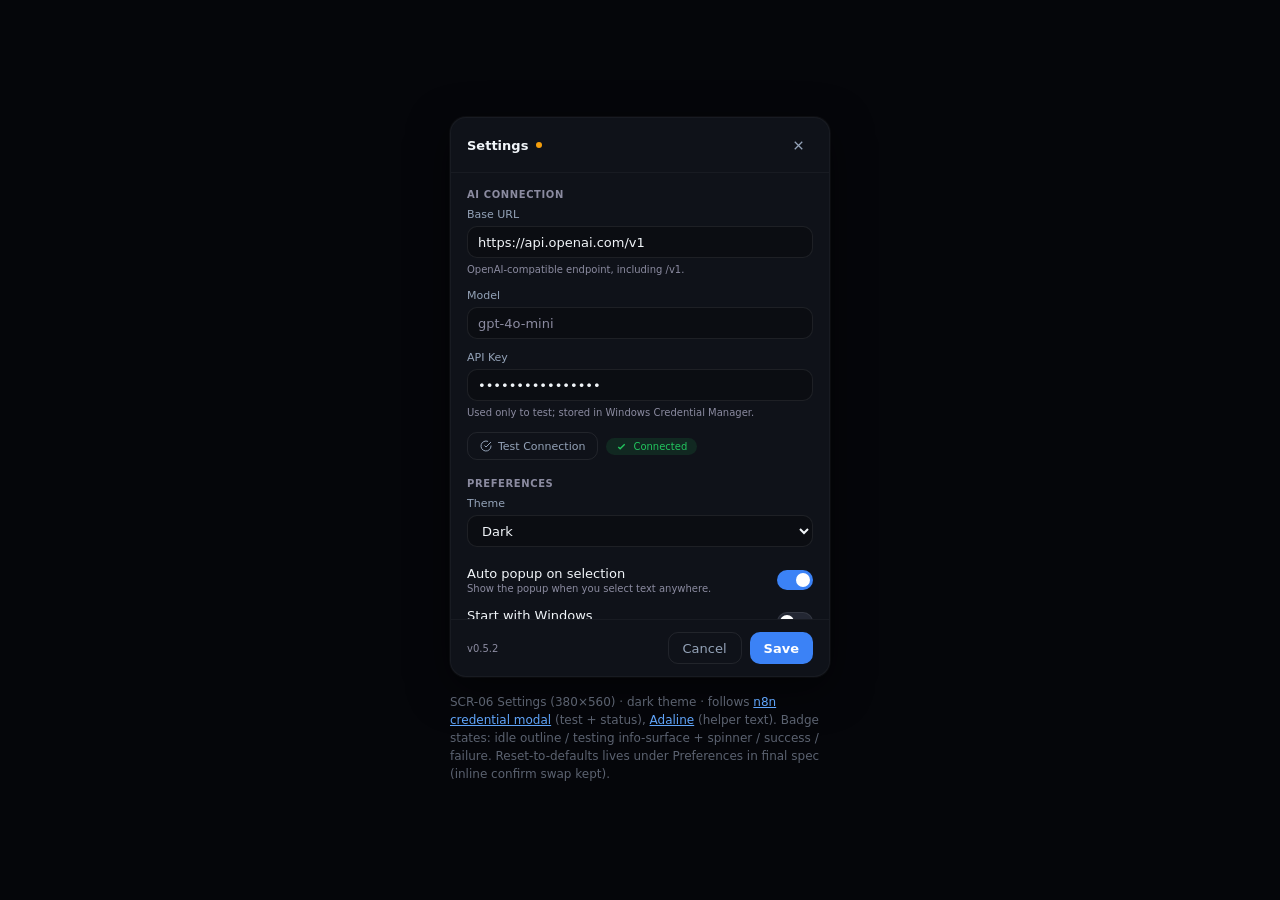
<file: docs/design/ui-restyle/mockups/scr-06-settings.html>
<!doctype html>
<html lang="en">
<head>
<meta charset="utf-8">
<meta name="viewport" content="width=device-width, initial-scale=1">
<meta name="color-scheme" content="dark">
<meta name="theme-color" content="#05060a">
<title>SCR-06 Settings — ui-restyle mockup</title>
<link rel="stylesheet" href="../tokens.css">
<style>
  /* Follows: n8n credential modal (form + test-connection banner),
     Adaline provider modal (helper text under fields). 380×560 window. */
  * { box-sizing: border-box; margin: 0; }
  body { background: #05060a; min-height: 100vh; display: grid; place-items: center; font-family: var(--font-family); padding: 40px; }
  .win {
    width: 380px; height: 560px; display: flex; flex-direction: column;
    background: var(--color-surface-base); border-radius: 16px;
    box-shadow: var(--shadow-popup); border: 1px solid var(--color-border-subtle);
    overflow: hidden; color: var(--color-text-primary);
  }
  .hdr { display: flex; align-items: center; padding: var(--spacing-md) var(--spacing-lg); border-bottom: 1px solid var(--color-border-subtle); }
  .title { font-size: var(--font-size-base); font-weight: var(--font-weight-semibold); }
  .dirty { width: 6px; height: 6px; border-radius: 50%; background: var(--color-warning); margin-left: 8px; }
  .hdr .spacer { flex: 1; }
  .icon-btn { width: 30px; height: 30px; display: grid; place-items: center; background: transparent; border: none; border-radius: var(--radius-sm); color: var(--color-text-secondary); cursor: pointer; }
  .icon-btn:hover { background: var(--color-surface-hover); color: var(--color-text-primary); }
  .icon-btn:focus-visible { outline: none; box-shadow: var(--focus-ring); }
  .icon-btn svg { width: 15px; height: 15px; }

  .scroll { flex: 1; overflow-y: auto; padding: var(--spacing-lg); }
  .sec { margin-bottom: var(--spacing-section); }
  .sec-title { font-size: var(--font-size-xs); font-weight: var(--font-weight-semibold); letter-spacing: 0.06em; text-transform: uppercase; color: var(--color-text-muted); margin-bottom: var(--spacing-sm); }
  .field { margin-bottom: var(--spacing-md); }
  label { display: block; font-size: var(--font-size-sm); font-weight: var(--font-weight-medium); color: var(--color-text-secondary); margin-bottom: 5px; }
  input[type=url], input[type=text], input[type=password], select {
    width: 100%; min-height: 32px; padding: 6px 10px;
    background: var(--color-surface-input); color: var(--color-text-primary);
    border: 1px solid var(--color-border-default); border-radius: var(--radius-md);
    font-family: var(--font-family); font-size: var(--font-size-base); outline: none;
    transition: border-color var(--transition-fast), box-shadow var(--transition-fast);
  }
  input:focus-visible, select:focus-visible { border-color: var(--color-border-focus); box-shadow: var(--focus-ring-inset); }
  input::placeholder { color: var(--color-text-muted); }
  .help { font-size: var(--font-size-xs); color: var(--color-text-muted); margin-top: 4px; line-height: var(--line-height-base); }

  .test-row { display: flex; align-items: center; gap: var(--spacing-sm); }
  .btn-sm { display: inline-flex; align-items: center; gap: 6px; min-height: 28px; padding: 0 12px; background: transparent; border: 1px solid var(--color-border-default); border-radius: var(--radius-md); color: var(--color-text-secondary); font-size: var(--font-size-sm); font-family: var(--font-family); font-weight: var(--font-weight-medium); cursor: pointer; transition: background var(--transition-fast), color var(--transition-fast), border-color var(--transition-fast), box-shadow var(--transition-fast); }
  .btn-sm:hover { background: var(--color-surface-hover); color: var(--color-text-primary); }
  .btn-sm:focus-visible { outline: none; box-shadow: var(--focus-ring); }
  .badge { display: inline-flex; align-items: center; gap: 6px; font-size: var(--font-size-xs); font-weight: var(--font-weight-medium); padding: 3px 10px; border-radius: var(--radius-full); }
  .badge svg { width: 11px; height: 11px; }
  .badge-success { color: var(--color-success); background: var(--color-success-surface); }

  .row { display: flex; align-items: center; justify-content: space-between; gap: var(--spacing-md); padding: 7px 0; }
  .row-label { font-size: var(--font-size-base); color: var(--color-text-primary); }
  .row-hint { font-size: var(--font-size-xs); color: var(--color-text-muted); margin-top: 2px; }
  .toggle { position: relative; width: 36px; height: 20px; flex: none; border-radius: var(--radius-full); background: var(--color-surface-elevated); border: 1px solid var(--color-border-default); cursor: pointer; transition: background var(--transition-fast); }
  .toggle.on { background: var(--color-primary-default); border-color: transparent; }
  .toggle::after { content: ""; position: absolute; top: 2px; left: 2px; width: 14px; height: 14px; border-radius: 50%; background: #fff; transition: transform var(--transition-base); }
  .toggle.on::after { transform: translateX(16px); }
  .toggle:focus-visible { outline: none; box-shadow: var(--focus-ring); }

  kbd { font-family: var(--font-family); font-size: var(--font-size-xs); background: var(--color-kbd-bg); border: 1px solid var(--color-kbd-border); color: var(--color-kbd-fg); border-radius: var(--radius-sm); padding: 1px 7px; }

  .ftr { display: flex; align-items: center; gap: var(--spacing-sm); padding: var(--spacing-md) var(--spacing-lg); border-top: 1px solid var(--color-border-subtle); }
  .ver { font-size: var(--font-size-xs); color: var(--color-text-muted); }
  .ftr .spacer { flex: 1; }
  .btn { display: inline-flex; align-items: center; gap: 7px; min-height: 32px; padding: 0 14px; border-radius: var(--radius-md); font-size: var(--font-size-base); font-family: var(--font-family); font-weight: var(--font-weight-medium); cursor: pointer; transition: background var(--transition-fast), color var(--transition-fast), border-color var(--transition-fast), box-shadow var(--transition-fast); }
  .btn:focus-visible { outline: none; box-shadow: var(--focus-ring); }
  .btn-ghost { background: transparent; border: 1px solid var(--color-border-default); color: var(--color-text-secondary); }
  .btn-ghost:hover { background: var(--color-surface-hover); color: var(--color-text-primary); }
  .btn-primary { background: var(--color-primary-default); border: none; color: var(--color-text-on-primary); font-weight: var(--font-weight-semibold); }
  .btn-primary:hover { background: var(--color-primary-hover); box-shadow: var(--shadow-glow); }

  .caption { max-width: 380px; margin-top: 16px; font-size: 12px; color: #5b6270; line-height: 1.5; }
  .caption a { color: #60A5FA; }
</style>
</head>
<body>
<div>
  <div class="win" role="dialog" aria-label="Fast English settings">
    <div class="hdr">
      <span class="title">Settings</span><span class="dirty" title="Unsaved changes"></span>
      <span class="spacer"></span>
      <button class="icon-btn" aria-label="Close"><svg aria-hidden="true" viewBox="0 0 24 24" fill="none" stroke="currentColor" stroke-width="2"><path d="M18 6 6 18M6 6l12 12"/></svg></button>
    </div>

    <div class="scroll">
      <div class="sec">
        <div class="sec-title">AI Connection</div>
        <div class="field">
          <label for="u">Base URL</label>
          <input id="u" name="base-url" type="url" autocomplete="off" spellcheck="false" value="https://api.openai.com/v1">
          <div class="help">OpenAI-compatible endpoint, including /v1.</div>
        </div>
        <div class="field">
          <label for="m">Model</label>
          <input id="m" name="model" type="text" autocomplete="off" spellcheck="false" placeholder="gpt-4o-mini">
        </div>
        <div class="field">
          <label for="k">API Key</label>
          <input id="k" name="api-key" type="password" autocomplete="off" spellcheck="false" value="****************">
          <div class="help">Used only to test; stored in Windows Credential Manager.</div>
        </div>
        <div class="test-row">
          <button class="btn-sm"><svg aria-hidden="true" viewBox="0 0 24 24" fill="none" stroke="currentColor" stroke-width="2" width="12" height="12"><path d="M22 11.1V12a10 10 0 1 1-5.9-9.1"/><path d="m9 11 3 3L22 4"/></svg>Test Connection</button>
          <span class="badge badge-success"><svg aria-hidden="true" viewBox="0 0 24 24" fill="none" stroke="currentColor" stroke-width="3"><path d="m5 13 4 4L19 7"/></svg>Connected</span>
        </div>
      </div>

      <div class="sec">
        <div class="sec-title">Preferences</div>
        <div class="field">
          <label for="t">Theme</label>
          <select id="t"><option>Auto (System)</option><option selected>Dark</option><option>Light</option></select>
        </div>
        <div class="row">
          <div><div class="row-label">Auto popup on selection</div><div class="row-hint">Show the popup when you select text anywhere.</div></div>
          <button class="toggle on" role="switch" aria-checked="true" aria-label="Auto popup on selection"></button>
        </div>
        <div class="row">
          <div><div class="row-label">Start with Windows</div><div class="row-hint">Launch in the tray at sign-in.</div></div>
          <button class="toggle" role="switch" aria-checked="false" aria-label="Start with Windows"></button>
        </div>
      </div>

      <div class="sec">
        <div class="sec-title">Keyboard Shortcut</div>
        <div class="row">
          <div class="row-label">Open popup</div>
          <span><kbd>Ctrl</kbd> <kbd>Alt</kbd> <kbd>T</kbd></span>
        </div>
      </div>
    </div>

    <div class="ftr">
      <span class="ver">v0.5.2</span>
      <span class="spacer"></span>
      <button class="btn btn-ghost">Cancel</button>
      <button class="btn btn-primary">Save</button>
    </div>
  </div>

  <p class="caption">SCR-06 Settings (380×560) · dark theme · follows
    <a href="https://mobbin.com/screens/d692ee23-3644-494e-9f0b-b09d8e04d073">n8n credential modal</a> (test + status),
    <a href="https://mobbin.com/screens/3bf39a0e-210e-474b-877b-8c03d93d3a98">Adaline</a> (helper text).
    Badge states: idle outline / testing info-surface + spinner / success / failure. Reset-to-defaults lives under Preferences in final spec (inline confirm swap kept).
  </p>
</div>
</body>
</html>
</file>
<file: assets/popup/tokens.css>
/* ===================================================
   Fast English — Design Token System (Fluent Midnight)
   Source of truth for all design values.
   Dark theme: :root
   Light theme: :root[data-theme="light"]
   Backward-compat aliases at bottom for legacy names.
   =================================================== */

/* ── Dark Theme (default) ── */
:root {

  /* Color: Surface */
  --color-surface-base:     #0F1219;
  --color-surface-card:     #1A1D27;
  --color-surface-elevated: #232733;
  --color-surface-overlay:  rgba(26, 29, 39, 0.92);
  --color-surface-input:    rgba(0, 0, 0, 0.25);
  --color-surface-hover:    rgba(255, 255, 255, 0.06);
  --color-surface-active:   rgba(255, 255, 255, 0.03);

  /* Color: Border */
  --color-border-default: rgba(255, 255, 255, 0.08);
  --color-border-subtle:  rgba(255, 255, 255, 0.04);
  --color-border-strong:  rgba(255, 255, 255, 0.15);
  --color-border-focus:   var(--color-primary-default);

  /* Color: Primary */
  --color-primary-default:  #3B82F6;
  --color-primary-hover:    #60A5FA;
  --color-primary-active:   #2563EB;
  --color-primary-surface:  rgba(59, 130, 246, 0.12);
  --color-primary-glow:     rgba(96, 165, 250, 0.25);
  --color-primary-gradient: linear-gradient(135deg, #3B82F6 0%, #60A5FA 100%);

  /* Color: Text */
  --color-text-primary:    #F1F5F9;
  --color-text-secondary:  #94A3B8;
  --color-text-muted:      #8b8ba0; /* WCAG AA >=4.5:1 on dark surface */
  --color-text-inverse:    #0F172A;
  --color-text-on-primary: #FFFFFF;

  /* Color: Status */
  --color-success:         #22C55E;
  --color-success-surface: rgba(34, 197, 94, 0.12);
  --color-error:           #EF4444;
  --color-error-surface:   rgba(239, 68, 68, 0.12);
  --color-warning:         #F59E0B;
  --color-warning-surface: rgba(245, 158, 11, 0.12);
  --color-info: #38BDF8; --color-info-surface: rgba(56,189,248,0.12);

  /* Color: Tool Accents */
  --color-tool-blue-bg:   rgba(59, 130, 246, 0.10);
  --color-tool-blue-fg:   #60A5FA;
  --color-tool-green-bg:  rgba(34, 197, 94, 0.10);
  --color-tool-green-fg:  #4ADE80;
  --color-tool-purple-bg: rgba(168, 85, 247, 0.10);
  --color-tool-purple-fg: #C084FC;
  --color-tool-amber-bg:  rgba(245, 158, 11, 0.10);
  --color-tool-amber-fg:  #FBBF24;
  --color-diff-ins-bg: rgba(34,197,94,0.14); --color-diff-ins-fg: #86EFAC; --color-diff-del-bg: rgba(239,68,68,0.12); --color-diff-del-fg: #FCA5A5;
  --color-kbd-bg: rgba(255,255,255,0.07); --color-kbd-border: rgba(255,255,255,0.12); --color-kbd-fg: var(--color-text-secondary);
  --color-skeleton-base: rgba(255,255,255,0.05); --color-skeleton-sheen: rgba(255,255,255,0.10);
  --focus-ring: 0 0 0 2px var(--color-surface-base), 0 0 0 4px var(--color-primary-default);
  --focus-ring-inset: inset 0 0 0 2px var(--color-primary-default);

  /* Spacing */
  --spacing-xs:      4px;
  --spacing-sm:      8px;
  --spacing-md:      12px;
  --spacing-lg:      16px;
  --spacing-xl:      20px;
  --spacing-2xl:     24px;
  --spacing-section: 18px;

  /* Radius */
  --radius-sm:   6px;
  --radius-md:   10px;
  --radius-lg:   12px;
  --radius-xl:   16px;
  --radius-full: 9999px;

  /* Shadow */
  --shadow-sm:    0 1px 2px rgba(0, 0, 0, 0.3);
  --shadow-md:    0 4px 12px rgba(0, 0, 0, 0.3);
  --shadow-lg:    0 8px 24px rgba(0, 0, 0, 0.4);
  --shadow-glow:  0 4px 15px var(--color-primary-glow);
  --shadow-popup: 0 12px 40px rgba(0, 0, 0, 0.5), 0 0 0 1px var(--color-border-subtle);

  /* Transition */
  --transition-fast: 100ms ease;
  --transition-base: 200ms cubic-bezier(0.23, 1, 0.32, 1);
  --transition-slow: 400ms cubic-bezier(0.16, 1, 0.3, 1);

  /* Font */
  --font-family:          'Segoe UI Variable', 'Segoe UI', system-ui, -apple-system, sans-serif;
  --font-mono:            'Cascadia Code', 'Fira Code', 'Consolas', monospace;
  --font-size-xs:         10px;
  --font-size-sm:         11px;
  --font-size-base:       13px;
  --font-size-md:         14px;
  --font-size-lg:         16px;
  --font-size-xl:         18px;
  --font-weight-normal:   400;
  --font-weight-medium:   500;
  --font-weight-semibold: 600;
  --font-weight-bold:     700;
  --line-height-tight:    1.2;
  --line-height-base:     1.5;
  --line-height-relaxed:  1.6;

  /* Z-Index */
  --z-base:    1;
  --z-header:  10;
  --z-overlay: 20;
  --z-popup:   50;
  --z-tooltip: 100;

  /* ── Backward Compatibility Aliases ── */
  /* Maps old token names -> new names so existing CSS keeps working */
  --surface:          var(--color-surface-card);
  --surface-elevated: var(--color-surface-elevated);
  --surface-border:   rgba(58, 58, 80, 0.6); /* no new equivalent -- keep old value */
  --mica-bg:          var(--color-surface-base);
  --border:           var(--color-border-default);
  --border-subtle:    var(--color-border-subtle);
  --primary:          var(--color-primary-default);
  --primary-light:    var(--color-primary-hover);
  --primary-glow:     var(--color-primary-glow);
  --primary-gradient: var(--color-primary-gradient);
  --text-primary:     var(--color-text-primary);
  --text-secondary:   var(--color-text-secondary);
  --text-muted:       var(--color-text-muted); /* FIXED: was #6b6b80, now >=4.5:1 WCAG AA */
  --success:          var(--color-success);
  --error:            var(--color-error);
  --warning:          var(--color-warning);
  --tool-blue-bg:     var(--color-tool-blue-bg);
  --tool-blue-fg:     var(--color-tool-blue-fg);
  --tool-green-bg:    var(--color-tool-green-bg);
  --tool-green-fg:    var(--color-tool-green-fg);
  --tool-purple-bg:   var(--color-tool-purple-bg);
  --tool-purple-fg:   var(--color-tool-purple-fg);
  --tool-amber-bg:    var(--color-tool-amber-bg);
  --tool-amber-fg:    var(--color-tool-amber-fg);
  --radius-popup:     20px;
  --radius-card:      var(--radius-lg);
  --radius-btn:       var(--radius-md);
  --radius-input:     var(--radius-md);
  --transition-pop:   var(--transition-slow);
}

/* ── Light Theme ── */
:root[data-theme="light"] {

  /* Color: Surface */
  --color-surface-base:     #F8FAFC;
  --color-surface-card:     #FFFFFF;
  --color-surface-elevated: #F1F5F9;
  --color-surface-overlay:  rgba(248, 250, 252, 0.92);
  --color-surface-input:    rgba(0, 0, 0, 0.04);
  --color-surface-hover:    rgba(0, 0, 0, 0.04);
  --color-surface-active:   rgba(0, 0, 0, 0.02);

  /* Color: Border */
  --color-border-default: rgba(0, 0, 0, 0.10);
  --color-border-subtle:  rgba(0, 0, 0, 0.06);
  --color-border-strong:  rgba(0, 0, 0, 0.18);
  --color-border-focus:   var(--color-primary-default);

  /* Color: Primary */
  --color-primary-default:  #2563EB;
  --color-primary-hover:    #3B82F6;
  --color-primary-active:   #1D4ED8;
  --color-primary-surface:  rgba(37, 99, 235, 0.10);
  --color-primary-glow:     rgba(59, 130, 246, 0.20);
  --color-primary-gradient: linear-gradient(135deg, #2563EB 0%, #3B82F6 100%);

  /* Color: Text */
  --color-text-primary:    #0F172A;
  --color-text-secondary:  #475569;
  --color-text-muted:      #64748B;
  --color-text-inverse:    #F1F5F9;
  --color-text-on-primary: #FFFFFF;

  /* Color: Status */
  --color-success:         #16A34A;
  --color-success-surface: rgba(22, 163, 74, 0.10);
  --color-error:           #DC2626;
  --color-error-surface:   rgba(220, 38, 38, 0.10);
  --color-warning:         #D97706;
  --color-warning-surface: rgba(217, 119, 6, 0.10);

  /* Color: Tool Accents */
  --color-tool-blue-bg:   rgba(37, 99, 235, 0.08);
  --color-tool-blue-fg:   #2563EB;
  --color-tool-green-bg:  rgba(22, 163, 74, 0.08);
  --color-tool-green-fg:  #16A34A;
  --color-tool-purple-bg: rgba(124, 58, 237, 0.08);
  --color-tool-purple-fg: #7C3AED;
  --color-tool-amber-bg:  rgba(217, 119, 6, 0.08);
  --color-tool-amber-fg:  #D97706;
  --color-info: #0284C7; --color-info-surface: rgba(2,132,199,0.10); --color-diff-ins-bg: rgba(22,163,74,0.12); --color-diff-ins-fg: #15803D; --color-diff-del-bg: rgba(220,38,38,0.10); --color-diff-del-fg: #B91C1C; --color-kbd-bg: rgba(0,0,0,0.05); --color-kbd-border: rgba(0,0,0,0.10); --color-kbd-fg: var(--color-text-secondary); --color-skeleton-base: rgba(0,0,0,0.05); --color-skeleton-sheen: rgba(0,0,0,0.09);

  /* Backward compat aliases for light theme */
  --surface:          var(--color-surface-card);
  --surface-elevated: var(--color-surface-elevated);
  --surface-border:   rgba(200, 200, 220, 0.6);
  --mica-bg:          var(--color-surface-base);
  --border:           var(--color-border-default);
  --border-subtle:    var(--color-border-subtle);
  --primary:          var(--color-primary-default);
  --primary-light:    var(--color-primary-hover);
  --primary-glow:     var(--color-primary-glow);
  --primary-gradient: var(--color-primary-gradient);
  --text-primary:     var(--color-text-primary);
  --text-secondary:   var(--color-text-secondary);
  --text-muted:       var(--color-text-muted);
  --success:          var(--color-success);
  --error:            var(--color-error);
  --warning:          var(--color-warning);
  --tool-blue-bg:     var(--color-tool-blue-bg);
  --tool-blue-fg:     var(--color-tool-blue-fg);
  --tool-green-bg:    var(--color-tool-green-bg);
  --tool-green-fg:    var(--color-tool-green-fg);
  --tool-purple-bg:   var(--color-tool-purple-bg);
  --tool-purple-fg:   var(--color-tool-purple-fg);
  --tool-amber-bg:    var(--color-tool-amber-bg);
  --tool-amber-fg:    var(--color-tool-amber-fg);
}

/* ── Reduced motion baseline (applies app-wide) ── */
@media (prefers-reduced-motion: reduce) {
  :root {
    --transition-fast: 0ms;
    --transition-base: 0ms;
    --transition-slow: 0ms;
  }
}
</file>
<file: assets/popup/base.css>
/* ===================================================
   Fast English — Base Stylesheet
   Shared reset, fonts, scrollbar, and accessibility.
   Load order: tokens.css -> base.css -> popup/settings.css
   =================================================== */

/* ---------- Reset ---------- */
*, *::before, *::after {
  box-sizing: border-box;
  margin: 0;
  padding: 0;
}

/* The `hidden` attribute only carries the user-agent's `display: none`, which
   any author rule outranks. Several layout rules set `display` on whole
   families of elements — `.editor-card` in fill-window mode is one — and each
   of those silently un-hid every hidden member. Restating the rule here as an
   author declaration keeps `hidden` meaning hidden. */
[hidden] {
  display: none !important;
}

/* ---------- Base Layout ---------- */
html, body {
  width: 100%;
  height: 100%;
}

body {
  margin: 0;
  background: var(--mica-bg);
  overflow: hidden;
  font-family: var(--font-family);
  font-size: var(--font-size-md);
  color: var(--text-primary);
  -webkit-font-smoothing: antialiased;
  line-height: var(--line-height-base);
}

/* ---------- Scrollbars ---------- */
::-webkit-scrollbar { width: 4px; }
::-webkit-scrollbar-track { background: transparent; }
::-webkit-scrollbar-thumb { background: var(--surface-border); border-radius: 2px; }

/* ---------- Accessibility: Focus ---------- */
:focus-visible {
  outline: none;
  box-shadow: var(--focus-ring);
}

@media (forced-colors: active) {
  :focus-visible {
    outline: 2px solid Highlight;
    outline-offset: 2px;
  }
}

/* ---------- Theme Fallback ---------- */
html {
  color-scheme: dark;
}

@media (prefers-color-scheme: light) {
  html[data-theme="auto"],
  html:not([data-theme]) {
    color-scheme: light;
  }
}

@media (prefers-color-scheme: dark) {
  html[data-theme="auto"],
  html:not([data-theme]) {
    color-scheme: dark;
  }
}

/* ---------- Accessibility: Reduced Motion ---------- */
@media (prefers-reduced-motion: reduce) {
  *,
  *::before,
  *::after {
    animation-duration: 0.01ms !important;
    animation-iteration-count: 1 !important;
    transition-duration: 0.01ms !important;
    scroll-behavior: auto !important;
  }
}
</file>
<file: assets/popup/components.css>
/* ===================================================
   Fast English — Shared Component Stylesheet
   Requires: tokens.css, base.css
   Used by: popup.css, settings.css
   =================================================== */

/* ---------- Button Base ---------- */
.btn {
  display: inline-flex;
  align-items: center;
  justify-content: center;
  gap: 6px;
  border: none;
  border-radius: var(--radius-btn);
  font-family: inherit;
  font-weight: 600;
  cursor: pointer;
  transition: background var(--transition-fast), color var(--transition-fast), border-color var(--transition-fast), box-shadow var(--transition-fast);
  outline: none;
  min-height: 32px;
}

.btn:focus-visible {
  outline: none;
  box-shadow: var(--focus-ring);
}

.btn:disabled {
  opacity: 0.45;
  cursor: default;
  pointer-events: none;
}

.btn svg {
  width: 13px;
  height: 13px;
}

/* ---------- Button Variants ---------- */
.btn--primary {
  background: var(--color-primary-default);
  color: var(--color-text-on-primary);
  font-size: var(--font-size-base);
  font-weight: var(--font-weight-semibold);
  padding: 0 18px;
  border: none;
  border-radius: var(--radius-md);
}

.btn--primary:hover {
  background: var(--color-primary-hover);
  box-shadow: var(--shadow-glow);
}

.btn--primary:active {
  background: var(--color-primary-active);
}

.btn--primary:focus-visible {
  box-shadow: var(--focus-ring), 0 4px 12px var(--color-primary-glow);
}

.btn--ghost,
.btn--secondary {
  background: transparent;
  border: 1px solid var(--color-border-default);
  color: var(--color-text-secondary);
  font-size: var(--font-size-base);
  font-weight: var(--font-weight-medium);
  padding: 0 14px;
  border-radius: var(--radius-md);
  gap: 7px;
}

.btn--ghost:hover,
.btn--secondary:hover {
  background: var(--color-surface-hover);
  color: var(--color-text-primary);
}

.btn--ghost:active,
.btn--secondary:active {
  transform: scale(0.96) translateY(0);
}

.btn--sm {
  min-height: 28px;
  padding: 0 12px;
  font-size: var(--font-size-sm);
}

/* ---------- Icon Buttons ---------- */
.btn--icon {
  background: transparent;
  border: none;
  color: var(--color-text-secondary);
  width: 32px;
  height: 32px;
  border-radius: var(--radius-sm);
  padding: 0;
  flex-shrink: 0;
  transition: background var(--transition-fast), color var(--transition-fast);
}

.btn--icon:hover {
  background: var(--color-surface-hover);
  color: var(--color-text-primary);
}

.btn--icon svg {
  width: 15px;
  height: 15px;
}

/* Back button pattern (icon + text). */
.btn--back {
  background: transparent;
  border: none;
  color: var(--color-text-secondary);
  gap: 6px;
  padding: 4px 6px;
  border-radius: var(--radius-sm);
  font-size: var(--font-size-base);
}

.btn--back:hover {
  background: var(--color-surface-hover);
  color: var(--color-text-primary);
}

/* ---------- Status Dot ---------- */
.status-dot {
  width: 8px;
  height: 8px;
  border-radius: 50%;
  background: var(--primary);
  flex-shrink: 0;
}

.status-dot--sm {
  width: 6px;
  height: 6px;
}

.status-dot--pulse {
  animation: pulse 2s ease-in-out infinite;
}

@keyframes pulse {
  0%, 100% { opacity: 1; transform: scale(1); }
  50%       { opacity: 0.6; transform: scale(0.85); }
}

.status-dot--success {
  background: var(--success);
}

.status-dot--error {
  background: var(--error);
}

.status-dot--warning {
  background: var(--warning);
}

/* ---------- Feedback Toast ---------- */
.feedback-toast {
  font-size: var(--font-size-sm);
  font-weight: 600;
  opacity: 0;
  transition: opacity var(--transition-fast);
  text-align: center;
  padding: 4px 16px 10px;
  pointer-events: none;
}

.feedback-toast.visible {
  opacity: 1;
}

.feedback-toast--success {
  color: var(--success);
}

.feedback-toast--error {
  color: var(--error);
}

/* ---------- Tool Tag ---------- */
.tool-tag {
  display: inline-flex;
  align-items: center;
  font-size: var(--font-size-xs);
  font-weight: var(--font-weight-medium);
  padding: 2px 10px;
  border-radius: var(--radius-full);
  max-width: 220px;
  min-width: 0;
  overflow: hidden;
  text-overflow: ellipsis;
  white-space: nowrap;
}

.tool-tag--blue { background: var(--color-tool-blue-bg); color: var(--color-tool-blue-fg); }
.tool-tag--green { background: var(--color-tool-green-bg); color: var(--color-tool-green-fg); }
.tool-tag--purple { background: var(--color-tool-purple-bg); color: var(--color-tool-purple-fg); }
.tool-tag--amber { background: var(--color-tool-amber-bg); color: var(--color-tool-amber-fg); }
.tool-tag--neutral { background: var(--color-surface-elevated); color: var(--color-text-secondary); }

/* ---------- Screen-reader-only utility ---------- */
.sr-only {
  position: absolute;
  width: 1px;
  height: 1px;
  clip-path: inset(50%);
  overflow: hidden;
  white-space: nowrap;
}

/* ---------- Keyboard Hint Chip ---------- */
.kbd {
  display: inline-flex;
  align-items: center;
  background: var(--color-kbd-bg);
  border: 1px solid var(--color-kbd-border);
  border-bottom-width: 2px;
  border-radius: var(--radius-sm);
  color: var(--color-kbd-fg);
  font-family: inherit;
  font-size: var(--font-size-xs);
  font-weight: var(--font-weight-bold);
  letter-spacing: 0.05em;
  padding: 2px 6px;
}
</file>
<file: assets/popup/settings.css>
/* ===================================================
   Fast English — Settings Window Stylesheet
   Requires: tokens.css, base.css
   Contains settings-specific rules only.
   =================================================== */

/* ---------- Settings Root ---------- */
#settings-root {
  width: 100%;
  height: 100%;
}

/* ---------- Settings Container ---------- */
.settings-container {
  background: var(--color-surface-base);
  border: 1px solid var(--color-border-default);
  border-radius: 0;
  box-shadow: 
    inset 0 1px 0 0 rgba(255, 255, 255, 0.05),
    var(--shadow-popup);
  position: relative;
  overflow: hidden;
  display: flex;
  flex-direction: column;
  width: 100%;
  height: 100%;
}

:root[data-theme="light"] .settings-container {
  box-shadow:
    inset 0 1px 0 0 rgba(255, 255, 255, 0.6),
    var(--shadow-popup);
}

@keyframes slideIn {
  from { opacity: 0; transform: translateY(20px) scale(0.95); }
  to   { opacity: 1; transform: translateY(0)    scale(1); }
}

/* ---------- Settings Header ---------- */
.settings-header {
  display: flex;
  align-items: center;
  justify-content: space-between;
  padding: 18px 20px 12px;
  flex-shrink: 0;
}

.settings-title {
  font-size: var(--font-size-base);
  font-weight: var(--font-weight-semibold);
  color: var(--color-text-primary);
}

.dirty-dot {
  width: 6px;
  height: 6px;
  border-radius: 50%;
  background: var(--color-warning);
  margin-left: 8px;
  opacity: 0;
  transition: opacity var(--transition-fast);
}

.settings-header__spacer {
  flex: 1;
}

/* ---------- Scrollable Body ---------- */
.settings-body {
  flex: 1;
  overflow-y: auto;
  padding: 0 16px 16px;
}

.settings-body::-webkit-scrollbar { width: 4px; }
.settings-body::-webkit-scrollbar-track { background: transparent; }
.settings-body::-webkit-scrollbar-thumb { background: var(--surface-border); border-radius: 2px; }

/* ---------- Section Card ---------- */
.settings-section {
  background: var(--color-surface-card);
  border: 1px solid var(--border-subtle);
  border-radius: var(--radius-card);
  padding: 16px;
  margin-bottom: 12px;
}

.section-title {
  font-size: var(--font-size-xs);
  font-weight: var(--font-weight-semibold);
  letter-spacing: .06em;
  text-transform: uppercase;
  color: var(--color-text-muted);
  margin-bottom: 14px;
}

/* ---------- Form Fields ---------- */
.field {
  margin-bottom: 12px;
}
.field:last-child { margin-bottom: 0; }

.field-label {
  display: block;
  font-size: var(--font-size-sm);
  font-weight: 600;
  color: var(--text-secondary);
  margin-bottom: 5px;
  letter-spacing: 0.02em;
}

.field-input {
  width: 100%;
  background: var(--color-surface-input);
  border: 1px solid var(--color-border-default);
  border-radius: var(--radius-md);
  color: var(--color-text-primary);
  font-family: inherit;
  font-size: var(--font-size-base);
  min-height: 32px;
  padding: 6px 10px;
  outline: none;
  transition: all var(--transition-base);
}
.field-input:hover  { border-color: var(--color-border-strong); background: var(--color-surface-hover); }
.field-input:focus  {
  border-color: var(--color-primary-default);
  background: rgba(255, 255, 255, 0.02);
  box-shadow: var(--focus-ring-inset);
}
:root[data-theme="light"] .field-input:focus {
  background: var(--color-surface-card);
}
.field-input::placeholder { color: var(--text-muted); }
.field-input[type="password"] { letter-spacing: 0.1em; }

.field-help {
  font-size: var(--font-size-xs);
  color: var(--color-text-muted);
  margin-top: 4px;
  line-height: var(--line-height-base);
}

/* ---------- Test Connection Row ---------- */
.test-row {
  display: flex;
  align-items: center;
  gap: 10px;
  margin-top: 14px;
}

/* Standard btn classes are used for action buttons */

/* Test status badge */
.status-badge {
  display: inline-flex;
  align-items: center;
  gap: 6px;
  font-size: var(--font-size-xs);
  font-weight: var(--font-weight-medium);
  padding: 3px 10px;
  border-radius: var(--radius-full);
  transition: all var(--transition-fast);
}

.status-badge--idle {
  background: var(--color-surface-hover);
  color: var(--color-text-muted);
  border: 1px solid var(--color-border-subtle);
}

.status-badge--testing {
  background: var(--color-info-surface);
  color: var(--color-info);
  border: 1px solid var(--color-info-surface);
}

.status-badge--success {
  background: rgba(34,197,94,0.1);
  color: var(--success);
  border: 1px solid rgba(34,197,94,0.2);
}

.status-badge--failure {
  background: rgba(239,68,68,0.1);
  color: var(--error);
  border: 1px solid rgba(239,68,68,0.2);
}

.status-badge--idle    .status-dot { background: var(--text-muted); }
.status-badge--testing .status-dot { background: var(--color-info); animation: pulse 2s ease-in-out infinite; }
.status-badge--success .status-dot {
  background: var(--success)
    url("data:image/svg+xml,%3Csvg xmlns='http://www.w3.org/2000/svg' viewBox='0 0 24 24' fill='none' stroke='white' stroke-width='4' stroke-linecap='round' stroke-linejoin='round'%3E%3Cpath d='m5 13 4 4L19 7'/%3E%3C/svg%3E")
    center / 60% no-repeat;
}
.status-badge--failure .status-dot { background: var(--error); }

/* ---------- Toggle Switch ---------- */
.preference-row {
  display: flex;
  align-items: center;
  justify-content: space-between;
  padding: 8px 0;
  border-bottom: 1px solid var(--border-subtle);
}
.preference-row:last-child { border-bottom: none; padding-bottom: 0; }
.preference-row:first-child { padding-top: 0; }

.preference-label {
  display: flex;
  flex-direction: column;
  gap: 2px;
}

.preference-name {
  font-size: 12.5px;
  font-weight: 600;
  color: var(--text-primary);
}

.preference-hint {
  font-size: var(--font-size-xs);
  color: var(--text-muted);
  margin-top: 2px;
}

/* Toggle */
.toggle-switch {
  position: relative;
  display: inline-block;
  width: 36px;
  height: 20px;
  flex-shrink: 0;
}

.toggle-switch input {
  opacity: 0;
  width: 0;
  height: 0;
  position: absolute;
}

.toggle-slider {
  position: absolute;
  cursor: pointer;
  inset: 0;
  background: var(--color-surface-input);
  border: 1px solid var(--color-border-default);
  border-radius: 11px;
  transition: all var(--transition-base);
}

.toggle-slider::before {
  content: "";
  position: absolute;
  width: 14px;
  height: 14px;
  left: 2px;
  top: 2px;
  background: var(--color-text-muted);
  border-radius: 50%;
  transition: transform var(--transition-base), background var(--transition-base);
}

.toggle-switch input:checked + .toggle-slider {
  background: var(--color-primary-surface);
  border-color: var(--color-primary-default);
}

.toggle-switch input:checked + .toggle-slider::before {
  transform: translateX(16px);
  background: var(--color-primary-hover);
}

.toggle-switch input:focus + .toggle-slider {
  box-shadow: var(--focus-ring);
}

/* ---------- Hotkey Badge ---------- */
.hotkey-row {
  display: flex;
  align-items: center;
  justify-content: space-between;
  padding: 6px 0;
}

.hotkey-label {
  font-size: 12px;
  color: var(--text-secondary);
}

.hotkey-keys {
  display: flex;
  gap: 4px;
  align-items: center;
}

/* ---------- Footer ---------- */
.settings-footer {
  border-top: 1px solid var(--color-border-subtle);
  padding: var(--spacing-md) var(--spacing-lg);
  display: flex;
  align-items: center;
  gap: var(--spacing-sm);
  flex-shrink: 0;
}

.settings-version {
  font-size: var(--font-size-xs);
  color: var(--color-text-muted);
}

.settings-footer__spacer {
  flex: 1;
}

/* ---------- Dirty Indicator ---------- */
#settings-root.is-dirty #dirty-indicator { opacity: 1; }

/* ---------- Reset Confirmation Inline ---------- */
.reset-confirm {
  display: inline-flex;
  align-items: center;
  gap: var(--spacing-sm);
  font-size: var(--font-size-sm);
  color: var(--color-text-secondary);
  white-space: nowrap;
}

.save-feedback {
  font-size: var(--font-size-sm);
  font-weight: 600;
  opacity: 0;
  transition: opacity var(--transition-fast);
  white-space: nowrap;
}
.save-feedback.visible    { opacity: 1; }
.save-feedback.ok   { color: var(--success); }
.save-feedback.fail { color: var(--error); }
</file>
<file: docs/design/ui-restyle/tokens.css>
/* ===================================================
   Fast English — ui-restyle proposed token sheet
   DESIGN ARTIFACT: evolution of assets/popup/tokens.css
   (frozen-at 12525ca). KEPT tokens are unchanged from the
   live sheet; NEW tokens are additions this restyle needs.
   Machine source once approved; design-spec.md §5 mirrors it.
   Dark: :root | Light: :root[data-theme="light"]
   =================================================== */

:root {
  /* ── KEPT: Surface ── */
  --color-surface-base:     #0F1219;
  --color-surface-card:     #1A1D27;
  --color-surface-elevated: #232733;
  --color-surface-overlay:  rgba(26, 29, 39, 0.92);
  --color-surface-input:    rgba(0, 0, 0, 0.25);
  --color-surface-hover:    rgba(255, 255, 255, 0.06);
  --color-surface-active:   rgba(255, 255, 255, 0.03);

  /* ── KEPT: Border ── */
  --color-border-default: rgba(255, 255, 255, 0.08);
  --color-border-subtle:  rgba(255, 255, 255, 0.04);
  --color-border-strong:  rgba(255, 255, 255, 0.15);
  --color-border-focus:   var(--color-primary-default);

  /* ── KEPT: Primary ── */
  --color-primary-default:  #3B82F6;
  --color-primary-hover:    #60A5FA;
  --color-primary-active:   #2563EB;
  --color-primary-surface:  rgba(59, 130, 246, 0.12);
  --color-primary-glow:     rgba(96, 165, 250, 0.25);
  --color-primary-gradient: linear-gradient(135deg, #3B82F6 0%, #60A5FA 100%);

  /* ── KEPT: Text ── */
  --color-text-primary:    #F1F5F9;
  --color-text-secondary:  #94A3B8;
  --color-text-muted:      #8B8BA0; /* WCAG AA >=4.5:1 on card surface */
  --color-text-inverse:    #0F172A;
  --color-text-on-primary: #FFFFFF;

  /* ── KEPT: Status ── */
  --color-success:         #22C55E;
  --color-success-surface: rgba(34, 197, 94, 0.12);
  --color-error:           #EF4444;
  --color-error-surface:   rgba(239, 68, 68, 0.12);
  --color-warning:         #F59E0B;
  --color-warning-surface: rgba(245, 158, 11, 0.12);
  /* NEW: 4th status for Settings test-connection "Testing…" badge
     (n8n/Braintrust pattern: distinct in-progress state, not warning) */
  --color-info:            #38BDF8;
  --color-info-surface:    rgba(56, 189, 248, 0.12);

  /* ── KEPT: Tool Accents (4 pills, SCR-01) ── */
  --color-tool-blue-bg:   rgba(59, 130, 246, 0.10);
  --color-tool-blue-fg:   #60A5FA;
  --color-tool-green-bg:  rgba(34, 197, 94, 0.10);
  --color-tool-green-fg:  #4ADE80;
  --color-tool-purple-bg: rgba(168, 85, 247, 0.10);
  --color-tool-purple-fg: #C084FC;
  --color-tool-amber-bg:  rgba(245, 158, 11, 0.10);
  --color-tool-amber-fg:  #FBBF24;

  /* ── NEW: Diff (SCR-03; Grammarly pattern — dedicated tokens
     so diff reads independently of generic status colors) ── */
  --color-diff-ins-bg:   rgba(34, 197, 94, 0.14);
  --color-diff-ins-fg:   #86EFAC;
  --color-diff-del-bg:   rgba(239, 68, 68, 0.12);
  --color-diff-del-fg:   #FCA5A5;

  /* ── NEW: Keyboard hint chips (Superhuman/Fey pattern:
     surface shortcuts like Ctrl+Enter / Esc inline) ── */
  --color-kbd-bg:     rgba(255, 255, 255, 0.07);
  --color-kbd-border: rgba(255, 255, 255, 0.12);
  --color-kbd-fg:     var(--color-text-secondary);

  /* ── NEW: Skeleton shimmer (SCR-02 pre-stream placeholder;
     Qatalog pattern — skeleton instead of naked spinner) ── */
  --color-skeleton-base:  rgba(255, 255, 255, 0.05);
  --color-skeleton-sheen: rgba(255, 255, 255, 0.10);

  /* ── NEW: Focus ring (keyboard nav; 2px ring + offset) ── */
  --focus-ring:        0 0 0 2px var(--color-surface-base), 0 0 0 4px var(--color-primary-default);
  --focus-ring-inset:  inset 0 0 0 2px var(--color-primary-default);

  /* ── KEPT: Spacing / Radius / Shadow / Z ── */
  --spacing-xs:      4px;
  --spacing-sm:      8px;
  --spacing-md:      12px;
  --spacing-lg:      16px;
  --spacing-xl:      20px;
  --spacing-2xl:     24px;
  --spacing-section: 18px;

  --radius-sm:   6px;
  --radius-md:   10px;
  --radius-lg:   12px;
  --radius-xl:   16px;
  --radius-full: 9999px;

  --shadow-sm:    0 1px 2px rgba(0, 0, 0, 0.3);
  --shadow-md:    0 4px 12px rgba(0, 0, 0, 0.3);
  --shadow-lg:    0 8px 24px rgba(0, 0, 0, 0.4);
  --shadow-glow:  0 4px 15px var(--color-primary-glow);
  --shadow-popup: 0 12px 40px rgba(0, 0, 0, 0.5), 0 0 0 1px var(--color-border-subtle);

  --z-base:    1;
  --z-header:  10;
  --z-overlay: 20;
  --z-popup:   50;
  --z-tooltip: 100;

  /* ── KEPT: Transition ── */
  --transition-fast: 100ms ease;
  --transition-base: 200ms cubic-bezier(0.23, 1, 0.32, 1);
  --transition-slow: 400ms cubic-bezier(0.16, 1, 0.3, 1);

  /* ── Font: KEPT stack, CHANGED floor ── */
  --font-family: 'Segoe UI Variable', 'Segoe UI', system-ui, -apple-system, sans-serif;
  --font-mono:   'Cascadia Code', 'Fira Code', 'Consolas', monospace;
  /* CHANGED: xs 9px -> 10px. 9px is below legibility floor even for
     chrome text; 10px is the minimum for kbd chips / timestamps. */
  --font-size-xs:         10px;
  --font-size-sm:         11px;
  --font-size-base:       13px;
  --font-size-md:         14px;
  --font-size-lg:         16px;
  --font-size-xl:         18px;
  --font-weight-normal:   400;
  --font-weight-medium:   500;
  --font-weight-semibold: 600;
  --font-weight-bold:     700;
  --line-height-tight:    1.2;
  --line-height-base:     1.5;
  --line-height-relaxed:  1.6;

  /* Backward-compat aliases: keep the full alias block from the live
     assets/popup/tokens.css:112-143 verbatim when implementing. */
}

/* ── Light Theme ── */
:root[data-theme="light"] {
  /* KEPT: all light-theme overrides from live tokens.css:146-221 verbatim. */
  /* NEW light-theme values for the added tokens: */
  --color-info:            #0284C7;
  --color-info-surface:    rgba(2, 132, 199, 0.10);
  --color-diff-ins-bg:   rgba(22, 163, 74, 0.12);
  --color-diff-ins-fg:   #15803D;
  --color-diff-del-bg:   rgba(220, 38, 38, 0.10);
  --color-diff-del-fg:   #B91C1C;
  --color-kbd-bg:     rgba(0, 0, 0, 0.05);
  --color-kbd-border: rgba(0, 0, 0, 0.10);
  --color-kbd-fg:     var(--color-text-secondary);
  --color-skeleton-base:  rgba(0, 0, 0, 0.05);
  --color-skeleton-sheen: rgba(0, 0, 0, 0.09);
  --focus-ring:       0 0 0 2px var(--color-surface-base), 0 0 0 4px var(--color-primary-default);
}

/* ── NEW: Reduced motion baseline (applies app-wide) ── */
@media (prefers-reduced-motion: reduce) {
  :root {
    --transition-fast: 0ms;
    --transition-base: 0ms;
    --transition-slow: 0ms;
  }
}
</file>
